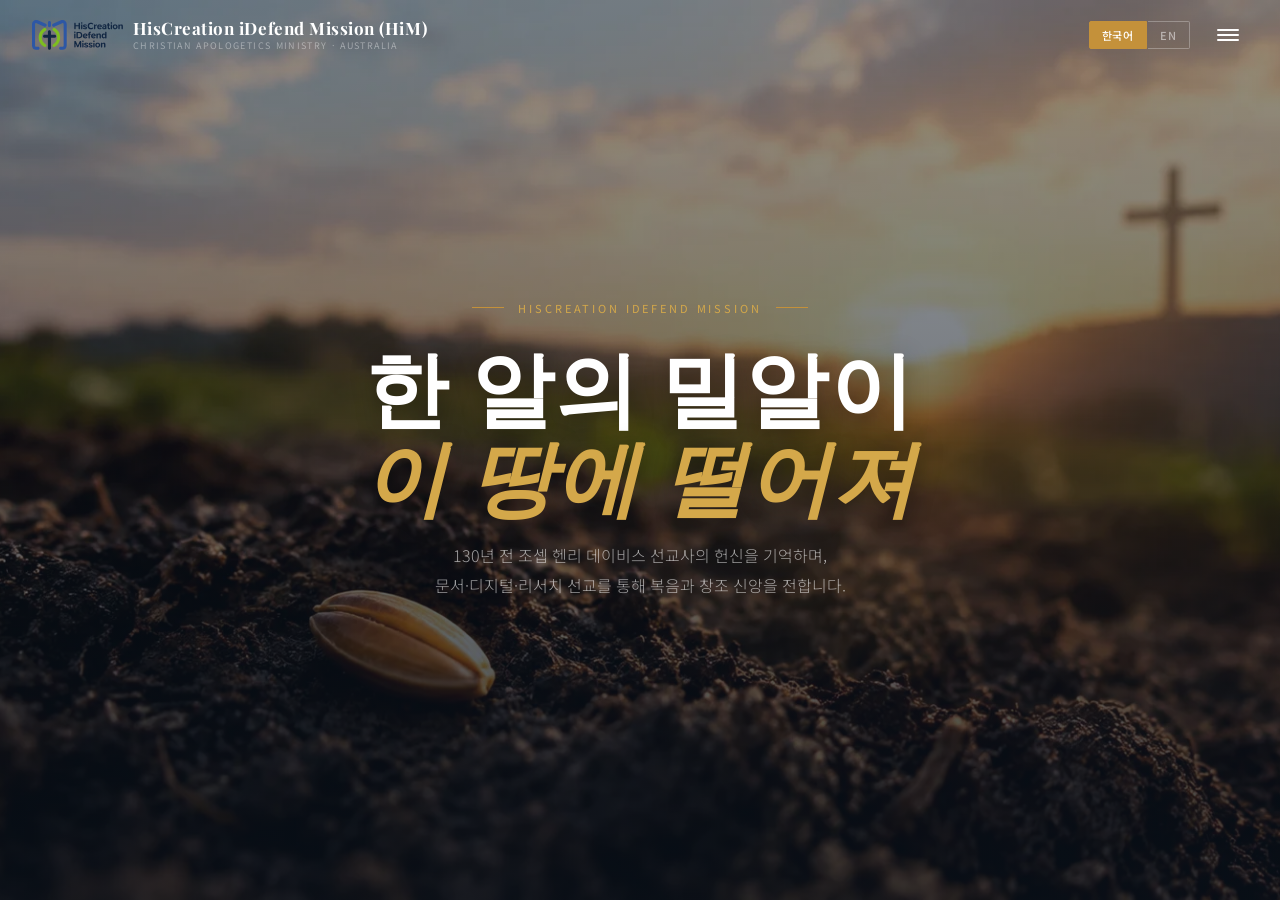
<file: index.html>
<!DOCTYPE html>
<html lang="ko">
<head>
<meta charset="UTF-8">
<meta name="viewport" content="width=device-width, initial-scale=1.0">
<title>HisCreation iDefend Mission (HiM)</title>
<link rel="preconnect" href="https://fonts.googleapis.com">
<link rel="preconnect" href="https://fonts.gstatic.com" crossorigin>
<link href="https://fonts.googleapis.com/css2?family=Playfair+Display:ital,wght@0,400;0,700;0,900;1,400;1,700&family=Noto+Sans+KR:wght@300;400;500&display=swap" rel="stylesheet">
<style>
/* ═══════════════════════════════════════════════════════
   JD MEDIA MISSION — SHARED STYLES
   ═══════════════════════════════════════════════════════ */
:root{
  --navy:#0F1C2E; --navy2:#1B2D45; --navy3:#243650;
  --gold:#C4913A; --gold2:#D4A84A;
  --cream:#FAF7F2; --warm:#F0EBE0;
  --txt:#1a1a1a; --muted:#6B6054;
  --serif:'Playfair Display','Noto Serif KR',Georgia,serif;
  --sans:'Noto Sans KR',-apple-system,sans-serif;
  --ease:cubic-bezier(.25,.1,.25,1);
}
*,*::before,*::after{box-sizing:border-box;margin:0;padding:0}
html{scroll-behavior:smooth}
body{font-family:var(--sans);background:var(--cream);color:var(--txt);overflow-x:hidden}
a{text-decoration:none;color:inherit}
img{display:block;max-width:100%}
button{cursor:pointer;font-family:var(--sans)}

/* ── LANGUAGE ── */
span.en,div.en,p.en{display:none}
body.en .ko{display:none} body.en .en{display:block}
body.en span.en{display:inline} body.en span.ko{display:none}

#ls{display:flex;gap:1px;margin-right:18px}
.lo{padding:5px 12px;font-size:11px;font-weight:500;letter-spacing:.08em;
  border:1px solid rgba(255,255,255,.28);background:transparent;
  color:rgba(255,255,255,.5);transition:.2s var(--ease)}
.lo:first-child{border-radius:2px 0 0 2px}
.lo:last-child{border-radius:0 2px 2px 0;border-left:none}
.lo.on{background:var(--gold);border-color:var(--gold);color:#fff}
#topbar.sc .lo{border-color:rgba(15,28,46,.22);color:var(--muted)}
#topbar.sc .lo.on{background:var(--gold);border-color:var(--gold);color:#fff}

/* ── TOPBAR: logo left / lang+burger right ── */
#topbar{
  position:fixed;top:0;left:0;right:0;z-index:1000;
  height:70px;display:flex;align-items:center;
  padding:0 32px;transition:.3s var(--ease);
}
#topbar.sc{
  background:rgba(250,247,242,.97);backdrop-filter:blur(10px);
  box-shadow:0 1px 0 rgba(0,0,0,.07);
}
#home-link{display:flex;align-items:center;gap:10px;margin-right:auto}
#home-link img{height:30px;width:auto;transition:.3s}
.logo-text{display:flex;flex-direction:column;line-height:1.2}
.logo-main{font-family:var(--serif);font-size:17px;font-weight:700;color:#fff;letter-spacing:.03em;transition:.3s}
.logo-sub{font-size:9px;letter-spacing:.15em;text-transform:uppercase;color:rgba(255,255,255,.4);margin-top:2px;transition:.3s}
#topbar.sc .logo-main{color:var(--navy)}
#topbar.sc .logo-sub{color:var(--muted)}

#burger{position:relative;width:40px;height:40px;display:flex;align-items:center;justify-content:center;background:none;border:none;padding:0;flex-shrink:0}
#burger span{position:absolute;left:9px;width:22px;height:2px;background:#fff;border-radius:1px;transition:transform .3s var(--ease),opacity .3s var(--ease),background .3s var(--ease)}
#burger span:nth-child(1){top:14px}
#burger span:nth-child(2){top:19px}
#burger span:nth-child(3){top:24px}
#topbar.sc #burger span{background:var(--navy)}
#burger.open span:nth-child(1){top:19px;transform:rotate(45deg)}
#burger.open span:nth-child(2){opacity:0}
#burger.open span:nth-child(3){top:19px;transform:rotate(-45deg)}
#topbar.sc #burger.open span{background:var(--navy)}

/* ── FULLSCREEN MENU ── */
#menu{
  position:fixed;inset:0;z-index:1900;
  background:rgba(8,14,22,.82);backdrop-filter:blur(12px);-webkit-backdrop-filter:blur(12px);
  opacity:0;pointer-events:none;
  transition:opacity .4s var(--ease);
  display:flex;align-items:center;justify-content:center;
  overflow-y:auto;padding:90px 20px 50px;
}
#menu.open{opacity:1;pointer-events:all}

#menu-close{
  position:fixed;top:22px;right:24px;width:40px;height:40px;
  background:rgba(255,255,255,.06);border:none;border-radius:50%;
  cursor:pointer;display:flex;align-items:center;justify-content:center;
  z-index:1950;opacity:0;pointer-events:none;
  transition:opacity .3s var(--ease),background .2s;
}
#menu-close.show{opacity:1;pointer-events:all}
#menu-close span{position:absolute;width:18px;height:2px;background:#fff;border-radius:1px}
#menu-close span:nth-child(1){transform:rotate(45deg)}
#menu-close span:nth-child(2){transform:rotate(-45deg)}
#menu-close:hover{background:rgba(255,255,255,.14)}
.menu-list{list-style:none;text-align:center}
.menu-list li{overflow:hidden}
.menu-list a{
  display:inline-flex;align-items:baseline;gap:16px;
  font-family:var(--serif);font-size:clamp(26px,5vw,46px);font-weight:400;
  color:rgba(255,255,255,.55);letter-spacing:.03em;
  padding:10px 0;transition:color .25s;
  transform:translateY(100%);
}
#menu.open .menu-list a{transform:translateY(0);transition:transform .5s var(--ease),color .25s}
.menu-list a:hover{color:var(--gold2)}
.menu-num{font-size:13px;color:rgba(196,145,58,.5);letter-spacing:.1em;font-family:var(--sans)}
.menu-list a:hover .menu-num{color:var(--gold)}
.menu-list li:nth-child(1) a{transition-delay:.04s}
.menu-list li:nth-child(2) a{transition-delay:.08s}
.menu-list li:nth-child(3) a{transition-delay:.12s}
.menu-list li:nth-child(4) a{transition-delay:.16s}
.menu-list li:nth-child(5) a{transition-delay:.2s}
.menu-list li:nth-child(6) a{transition-delay:.24s}
.menu-list a.current{color:var(--gold)}
.menu-row{display:flex;align-items:center;justify-content:center;gap:12px}
.menu-caret{background:none;border:none;cursor:pointer;padding:10px;margin:-10px 0;color:rgba(255,255,255,.3);opacity:0;transform:translateY(100%);transition:transform .5s var(--ease),color .25s,opacity .25s;font-size:clamp(26px,5vw,46px)}
#menu.open .menu-caret{opacity:1;transform:translateY(0)}
.menu-caret svg{display:block;width:1em;height:1em;transition:transform .35s var(--ease)}
li.has-sub.open .menu-caret{color:var(--gold)}
li.has-sub.open .menu-caret svg{transform:rotate(180deg)}
.submenu{list-style:none;max-height:0;overflow:hidden;opacity:0;transition:max-height .4s var(--ease),opacity .3s var(--ease)}
li.has-sub.open .submenu{max-height:280px;opacity:1}
.submenu li{overflow:visible}
.submenu a{display:block;font-family:var(--sans);font-size:13px;font-weight:400;color:rgba(255,255,255,.4);letter-spacing:.03em;padding:7px 0;transform:none}
.submenu a:hover{color:var(--gold2)}
section[id]{scroll-margin-top:90px}

/* ── PAGE HERO (compact, for sub-pages) ── */
.page-hero{
  position:relative;min-height:46vh;display:flex;align-items:center;
  background:var(--navy);overflow:hidden;padding-top:70px;
}
.page-hero-bg{position:absolute;inset:0;background-size:cover;background-position:center;opacity:.32}
.page-hero-overlay{position:absolute;inset:0;background:linear-gradient(135deg,rgba(15,28,46,.92),rgba(15,28,46,.75))}
.page-hero-content{position:relative;z-index:1;max-width:1180px;margin:0 auto;padding:64px 40px;width:100%}
.ph-eyebrow{font-size:11px;letter-spacing:.24em;text-transform:uppercase;color:var(--gold2);margin-bottom:18px;display:flex;align-items:center;gap:14px}
.ph-eyebrow::before{content:'';width:30px;height:1px;background:var(--gold);display:block}
.ph-title{font-family:var(--serif);font-size:clamp(34px,5vw,64px);font-weight:900;color:#fff;line-height:1.1;letter-spacing:.02em;text-transform:uppercase}
.ph-title em{font-style:italic;font-weight:400;text-transform:none;color:var(--gold2)}
.ph-sub{font-size:14px;color:rgba(255,255,255,.5);max-width:560px;margin-top:18px;line-height:1.9;font-weight:300}
.breadcrumb{font-size:11px;color:rgba(255,255,255,.3);margin-bottom:24px;letter-spacing:.04em}
.breadcrumb a{color:rgba(255,255,255,.5);transition:.2s}
.breadcrumb a:hover{color:var(--gold2)}

/* ── SHARED SECTION HELPERS ── */
section{padding:100px 0}
.w{max-width:1180px;margin:0 auto;padding:0 40px}
.ey{font-size:10px;letter-spacing:.24em;text-transform:uppercase;color:var(--gold);margin-bottom:16px;display:flex;align-items:center;gap:14px}
.ey::before{content:'';width:28px;height:1px;background:var(--gold);display:block;flex-shrink:0}
.st{font-family:var(--serif);font-size:clamp(28px,3.8vw,50px);font-weight:700;line-height:1.15;color:var(--navy);margin-bottom:16px;text-transform:uppercase;letter-spacing:.02em}
.st em{font-style:italic;font-weight:400;text-transform:none}
.stw{color:#fff}
.sl{font-size:15px;line-height:2;color:var(--muted);max-width:560px;font-weight:300;margin-bottom:52px}
.slw{color:rgba(255,255,255,.5)}

/* ── FOOTER ── */
footer{background:#0D1A27;padding:48px 40px}
.fi{max-width:1180px;margin:0 auto;display:flex;align-items:center;justify-content:space-between;flex-wrap:wrap;gap:16px}
.flo{display:flex;align-items:center;gap:10px}
.flo img{height:24px;opacity:.5}
.flo span{font-family:var(--serif);font-size:15px;font-weight:700;color:rgba(255,255,255,.3);letter-spacing:.04em}
.fli{display:flex;gap:22px;list-style:none;flex-wrap:wrap}
.fli a{font-size:11px;color:rgba(255,255,255,.2);letter-spacing:.06em;text-transform:uppercase;transition:.2s}
.fli a:hover{color:var(--gold)}
.fcp{font-size:11px;color:rgba(255,255,255,.14);width:100%;margin-top:10px;letter-spacing:.04em}

/* ── REVEAL ANIMATION ── */
.rv{opacity:0;transform:translateY(26px);transition:opacity .7s var(--ease),transform .7s var(--ease)}
.rv.in{opacity:1;transform:none}
.d1{transition-delay:.1s}.d2{transition-delay:.2s}.d3{transition-delay:.3s}

/* ── BUTTONS ── */
.bpri{display:inline-flex;align-items:center;gap:10px;padding:14px 32px;background:var(--gold);color:#fff;
  font-size:12px;font-weight:500;letter-spacing:.1em;text-transform:uppercase;border:none;border-radius:2px;transition:.25s}
.bpri:hover{background:var(--gold2);transform:translateY(-1px)}
.bout{display:inline-flex;align-items:center;gap:10px;padding:13px 32px;background:transparent;color:#fff;
  font-size:12px;font-weight:400;letter-spacing:.1em;text-transform:uppercase;border:1px solid rgba(255,255,255,.3);border-radius:2px;transition:.25s}
.bout:hover{border-color:var(--gold2);color:var(--gold2)}
.bout-dark{display:inline-flex;align-items:center;gap:10px;padding:13px 32px;background:transparent;color:var(--navy);
  font-size:12px;font-weight:400;letter-spacing:.1em;text-transform:uppercase;border:1px solid rgba(15,28,46,.25);border-radius:2px;transition:.25s}
.bout-dark:hover{border-color:var(--gold);color:var(--gold)}

/* ── RESPONSIVE ── */
@media(max-width:860px){
  #topbar{padding:0 20px}
  .w{padding:0 22px}
  section{padding:72px 0}
  .page-hero-content{padding:48px 22px}
  footer{padding:36px 22px}
}
@media(prefers-reduced-motion:reduce){
  .rv{opacity:1;transform:none;transition:none}
  *{transition-duration:.01ms !important}
}

</style>
<style>
html,body{height:100%;overflow:hidden}
body{background:var(--navy)}

#hero{position:fixed;inset:0;background-image:url('img/hero.webp');background-size:cover;background-position:center}
#hero-overlay{position:absolute;inset:0;background:linear-gradient(to bottom,rgba(10,18,28,.42) 0%,rgba(10,18,28,.55) 45%,rgba(10,18,28,.78) 100%)}
#hero-content{position:relative;z-index:1;height:100%;display:flex;flex-direction:column;align-items:center;justify-content:center;text-align:center;padding:0 24px}
.hero-eyebrow{font-size:11px;letter-spacing:.26em;text-transform:uppercase;color:var(--gold2);margin-bottom:24px;display:flex;align-items:center;gap:14px}
.hero-eyebrow::before,.hero-eyebrow::after{content:'';width:32px;height:1px;background:var(--gold)}
.hero-title{font-family:var(--serif);font-size:clamp(40px,6.5vw,84px);font-weight:900;color:#fff;line-height:1.08;letter-spacing:.02em;text-transform:uppercase;margin-bottom:22px;text-shadow:0 2px 24px rgba(0,0,0,.3)}
.hero-title em{font-style:italic;font-weight:700;color:var(--gold2)}
.hero-sub{font-size:clamp(13px,1.3vw,16px);color:rgba(255,255,255,.6);max-width:540px;line-height:1.85;font-weight:300}
.hero-enter{margin-top:36px;font-size:11px;letter-spacing:.16em;text-transform:uppercase;color:rgba(255,255,255,.4);display:flex;align-items:center;gap:10px}
.hero-enter::after{content:'';animation:bob 1.8s ease infinite}
@keyframes bob{0%,100%{transform:translateY(0)}50%{transform:translateY(4px)}}

@media(max-width:860px){
  html,body{overflow:auto}
  #hero{position:relative;height:100svh;min-height:600px}
}
</style>
</head>
<body>

<div id="hero">
  <div id="hero-overlay"></div>
  <div id="hero-content">
    <p class="hero-eyebrow">HISCREATION IDEFEND MISSION</p>
    <h1 class="hero-title">
      <span class="ko">한 알의 밀알이<br><em>이 땅에 떨어져</em></span>
      <span class="en">A Grain of Wheat<br><em>Falls to Earth</em></span>
    </h1>
    <p class="hero-sub">
      <span class="ko">130년 전 조셉 헨리 데이비스 선교사의 헌신을 기억하며,<br>문서·디지털·리서치 선교를 통해 복음과 창조 신앙을 전합니다.</span>
      <span class="en">Honouring the sacrifice of Rev. Joseph Henry Davies (1856–1890),<br>we carry his mission forward through media and creation-science ministry.</span>
    </p>
      </div>
</div>

<div id="topbar">
  <a id="home-link" href="index.html" aria-label="홈으로">
    <img src="img/logo_him_allcolor.svg" alt="HiM logo">
    <span class="logo-text">
      <span class="logo-main">HisCreation iDefend Mission (HiM)</span>
      <span class="logo-sub">Christian Apologetics Ministry · Australia</span>
    </span>
  </a>
  <div id="ls">
    <button class="lo on" id="lko" onclick="sl('ko')">한국어</button>
    <button class="lo" id="len" onclick="sl('en')">EN</button>
  </div>
  <button id="burger" onclick="toggleMenu()" aria-label="메뉴 열기">
    <span></span><span></span><span></span>
  </button>
</div>

<button id="menu-close" onclick="toggleMenu()" aria-label="메뉴 닫기">
  <span></span><span></span>
</button>
<div id="menu">
  <ul class="menu-list">
    <li class="has-sub">
      <div class="menu-row">
        <a href="about.html" onclick="toggleSubmenu(event,this)"><span class="menu-num">01</span><span class="ko">선교회 소개</span><span class="en">About</span></a>
        <button type="button" class="menu-caret" onclick="toggleSubmenu(event,this)" aria-label="하위 메뉴 열기" aria-expanded="false"><svg viewBox="0 0 16 16" fill="none"><path d="M3 6l5 5 5-5" stroke="currentColor" stroke-width="1.6" stroke-linecap="round" stroke-linejoin="round"/></svg></button>
      </div>
      <ul class="submenu">
        <li><a href="about.html#about-grid"><span class="ko">우리는 누구인가</span><span class="en">Who We Are</span></a></li>
        <li><a href="about.html#activities"><span class="ko">우리가 하는 일</span><span class="en">What We Do</span></a></li>
        <li><a href="about.html#spirit"><span class="ko">우리가 믿는 것</span><span class="en">What We Believe</span></a></li>
        <li><a href="about.html#timeline"><span class="ko">연혁</span><span class="en">History</span></a></li>
      </ul>
    </li>
    <li class="has-sub">
      <div class="menu-row">
        <a href="ministry.html" onclick="toggleSubmenu(event,this)"><span class="menu-num">02</span><span class="ko">사역</span><span class="en">Ministry</span></a>
        <button type="button" class="menu-caret" onclick="toggleSubmenu(event,this)" aria-label="하위 메뉴 열기" aria-expanded="false"><svg viewBox="0 0 16 16" fill="none"><path d="M3 6l5 5 5-5" stroke="currentColor" stroke-width="1.6" stroke-linecap="round" stroke-linejoin="round"/></svg></button>
      </div>
      <ul class="submenu">
        <li><a href="ministry.html#creation"><span class="ko">창조탐사사역</span><span class="en">Creation Expedition Ministry</span></a></li>
        <li><a href="ministry.html#pillars"><span class="ko">창조캠프사역</span><span class="en">Creation Camp Ministry</span></a></li>
        <li><a href="ministry.html#pillars"><span class="ko">세미나 및 교육사역</span><span class="en">Seminar &amp; Education Ministry</span></a></li>
        <li><a href="ministry.html#pillars"><span class="ko">문서 및 미디어 사역</span><span class="en">Media &amp; Publication Ministry</span></a></li>
      </ul>
    </li>
    <li class="has-sub">
      <div class="menu-row">
        <a href="people.html" onclick="toggleSubmenu(event,this)"><span class="menu-num">03</span><span class="ko">사람들</span><span class="en">People</span></a>
        <button type="button" class="menu-caret" onclick="toggleSubmenu(event,this)" aria-label="하위 메뉴 열기" aria-expanded="false"><svg viewBox="0 0 16 16" fill="none"><path d="M3 6l5 5 5-5" stroke="currentColor" stroke-width="1.6" stroke-linecap="round" stroke-linejoin="round"/></svg></button>
      </div>
      <ul class="submenu">
        <li><a href="people.html#director"><span class="ko">인사말</span><span class="en">Director's Message</span></a></li>
        <li><a href="people.html#team"><span class="ko">섬기는 사람들</span><span class="en">Our Team</span></a></li>
        <li><a href="people.html#join"><span class="ko">함께하기</span><span class="en">Get Involved</span></a></li>
      </ul>
    </li>
    <li class="has-sub">
      <div class="menu-row">
        <a href="media.html" onclick="toggleSubmenu(event,this)"><span class="menu-num">04</span><span class="ko">문서/ 미디어 사역</span><span class="en">Media</span></a>
        <button type="button" class="menu-caret" onclick="toggleSubmenu(event,this)" aria-label="하위 메뉴 열기" aria-expanded="false"><svg viewBox="0 0 16 16" fill="none"><path d="M3 6l5 5 5-5" stroke="currentColor" stroke-width="1.6" stroke-linecap="round" stroke-linejoin="round"/></svg></button>
      </div>
      <ul class="submenu">
        <li><a href="media.html#channels"><span class="ko">문서</span><span class="en">Documents</span></a></li>
        <li><a href="media.html#library"><span class="ko">자료실 레퍼런스</span><span class="en">Resource Library</span></a></li>
      </ul>
    </li>
    <li><a href="board.html"><span class="menu-num">05</span><span class="ko">공지사항 및 행사 안내</span><span class="en">News</span></a></li>
    <li class="has-sub">
      <div class="menu-row">
        <a href="support.html" onclick="toggleSubmenu(event,this)"><span class="menu-num">06</span><span class="ko">사역문의 및 예약</span><span class="en">Ministry &amp; Support</span></a>
        <button type="button" class="menu-caret" onclick="toggleSubmenu(event,this)" aria-label="하위 메뉴 열기" aria-expanded="false"><svg viewBox="0 0 16 16" fill="none"><path d="M3 6l5 5 5-5" stroke="currentColor" stroke-width="1.6" stroke-linecap="round" stroke-linejoin="round"/></svg></button>
      </div>
      <ul class="submenu">
        <li><a href="support.html#booking"><span class="ko">코스 안내</span><span class="en">Creation Expedition Course</span></a></li>
        <li><a href="support.html#booking"><span class="ko">프로그램 안내</span><span class="en">Creation Camp Program</span></a></li>
        <li><a href="support.html#booking"><span class="ko">세미나 안내</span><span class="en">Creation Seminar</span></a></li>
      </ul>
    </li>
  </ul>
</div>

<script>
/* ═══════════════════════════════════════════════════════
   JD MEDIA MISSION — SHARED SCRIPT
   ═══════════════════════════════════════════════════════ */

/* Language toggle */
function sl(l){
  document.body.className = (document.body.className || '').replace(/\s*(ko|en)\s*/g, ' ').trim();
  document.body.classList.add(l);
  var ko = document.getElementById('lko');
  var en = document.getElementById('len');
  if (ko) ko.classList.toggle('on', l === 'ko');
  if (en) en.classList.toggle('on', l === 'en');
  document.documentElement.lang = l;
  localStorage.setItem('jdl', l);
}
(function(){
  var s = localStorage.getItem('jdl');
  if (s) sl(s);
})();

/* Topbar scroll state (only relevant on pages that scroll) */
window.addEventListener('scroll', function(){
  var nav = document.getElementById('topbar');
  if (nav) nav.classList.toggle('sc', window.scrollY > 50);
}, { passive: true });

/* Fullscreen menu toggle */
function toggleMenu(){
  var m = document.getElementById('menu');
  var b = document.getElementById('burger');
  var c = document.getElementById('menu-close');
  if (m) m.classList.toggle('open');
  if (b) b.classList.toggle('open');
  if (c) c.classList.toggle('show');
}

/* Expand/collapse a submenu inside the fullscreen menu */
function toggleSubmenu(e, btn){
  e.preventDefault();
  e.stopPropagation();
  var li = btn.closest('li');
  if (!li) return;
  var open = li.classList.toggle('open');
  btn.setAttribute('aria-expanded', open ? 'true' : 'false');
}

/* Close menu on link click (mobile convenience) */
document.addEventListener('DOMContentLoaded', function(){
  var menu = document.getElementById('menu');
  if (menu) {
    menu.querySelectorAll('a').forEach(function(a){
      a.addEventListener('click', function(){
        // allow navigation; no need to prevent
      });
    });
  }
});

/* Scroll reveal */
var io = new IntersectionObserver(function(entries){
  entries.forEach(function(e){ if (e.isIntersecting) e.target.classList.add('in'); });
}, { threshold: 0.1 });
document.addEventListener('DOMContentLoaded', function(){
  document.querySelectorAll('.rv').forEach(function(el){ io.observe(el); });
});

/* Generic tab switcher: usage <button class="tab" onclick="switchTab(this,'panelId','.tabGroupSelector')"> */
function switchTab(btn, id, groupSel){
  var scope = groupSel ? document.querySelector(groupSel) : document;
  scope.querySelectorAll('.tab').forEach(function(b){ b.classList.remove('on'); });
  scope.querySelectorAll('.tpanel').forEach(function(p){ p.classList.remove('on'); });
  btn.classList.add('on');
  document.getElementById(id).classList.add('on');
}

</script>
</body>
</html>
</file>
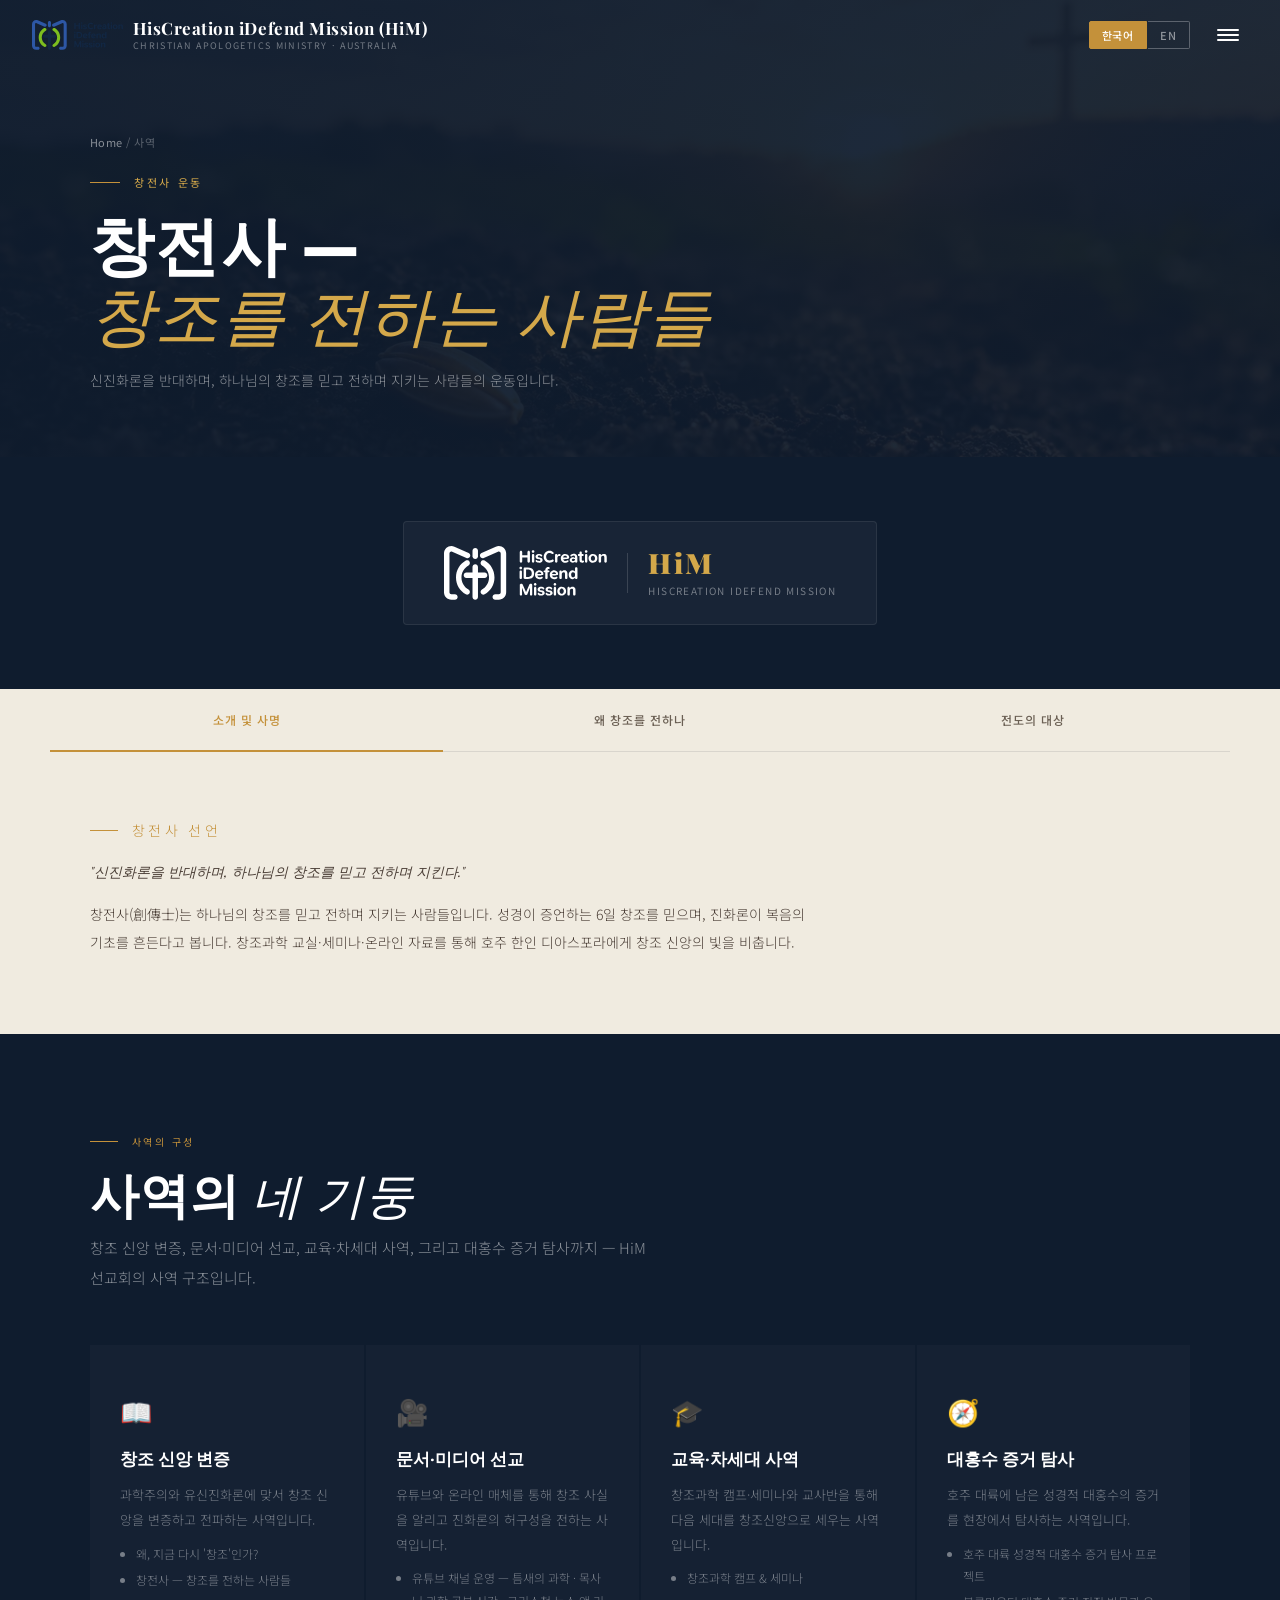
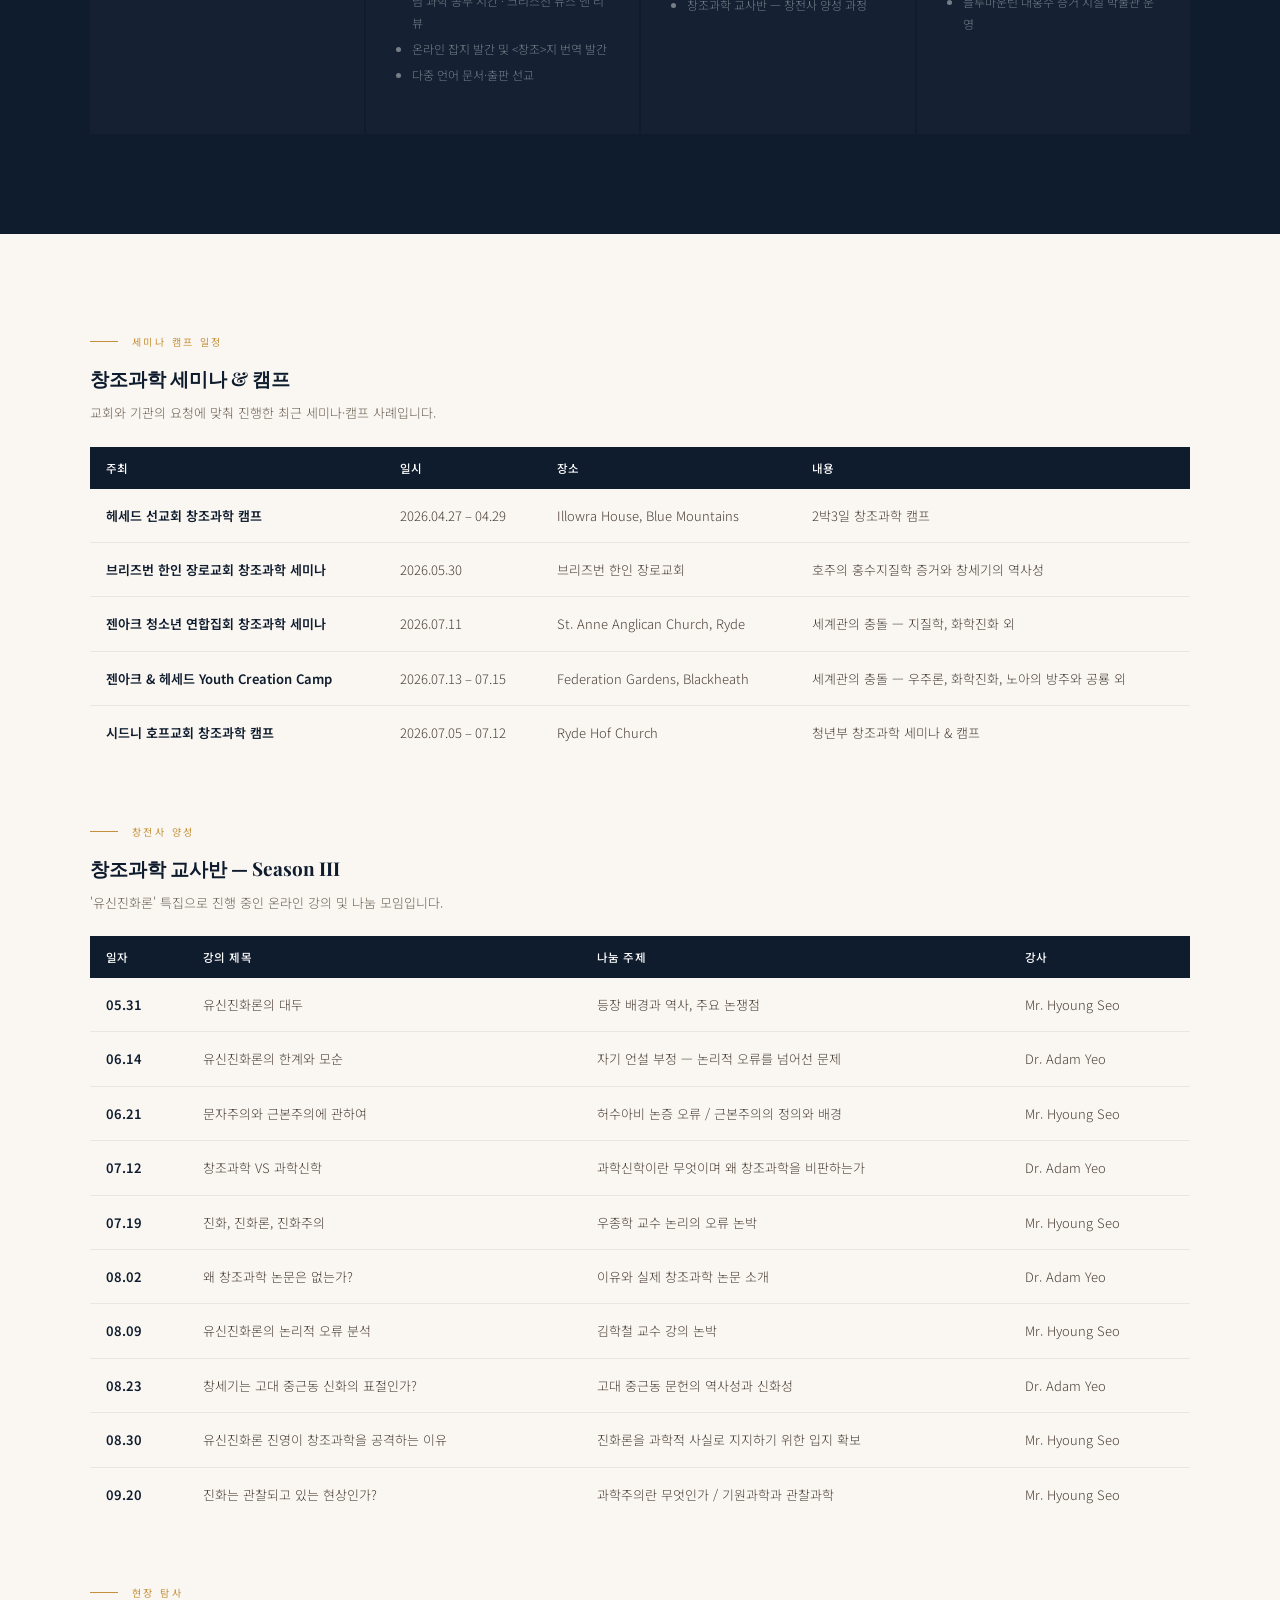
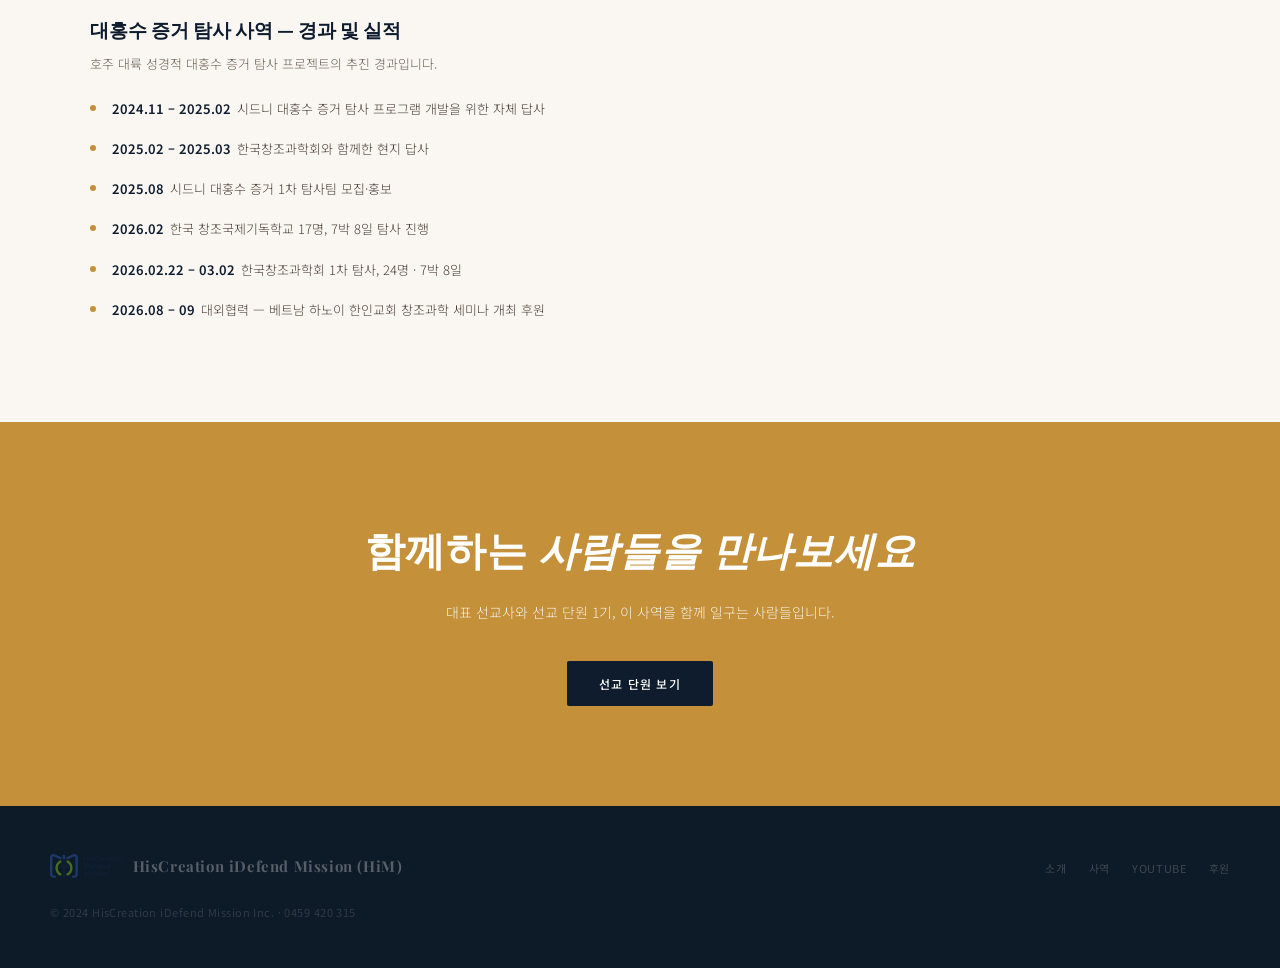
<file: ministry.html>
<!DOCTYPE html>
<html lang="ko">
<head>
<meta charset="UTF-8">
<meta name="viewport" content="width=device-width, initial-scale=1.0">
<title>사역 · Ministry — HisCreation iDefend Mission (HiM)</title>
<link rel="preconnect" href="https://fonts.googleapis.com">
<link rel="preconnect" href="https://fonts.gstatic.com" crossorigin>
<link href="https://fonts.googleapis.com/css2?family=Playfair+Display:ital,wght@0,400;0,700;0,900;1,400;1,700&family=Noto+Sans+KR:wght@300;400;500&display=swap" rel="stylesheet">
<style>
/* ═══════════════════════════════════════════════════════
   JD MEDIA MISSION — SHARED STYLES
   ═══════════════════════════════════════════════════════ */
:root{
  --navy:#0F1C2E; --navy2:#1B2D45; --navy3:#243650;
  --gold:#C4913A; --gold2:#D4A84A;
  --cream:#FAF7F2; --warm:#F0EBE0;
  --txt:#1a1a1a; --muted:#6B6054;
  --serif:'Playfair Display','Noto Serif KR',Georgia,serif;
  --sans:'Noto Sans KR',-apple-system,sans-serif;
  --ease:cubic-bezier(.25,.1,.25,1);
}
*,*::before,*::after{box-sizing:border-box;margin:0;padding:0}
html{scroll-behavior:smooth}
body{font-family:var(--sans);background:var(--cream);color:var(--txt);overflow-x:hidden}
a{text-decoration:none;color:inherit}
img{display:block;max-width:100%}
button{cursor:pointer;font-family:var(--sans)}

/* ── LANGUAGE ── */
span.en,div.en,p.en{display:none}
body.en .ko{display:none} body.en .en{display:block}
body.en span.en{display:inline} body.en span.ko{display:none}

#ls{display:flex;gap:1px;margin-right:18px}
.lo{padding:5px 12px;font-size:11px;font-weight:500;letter-spacing:.08em;
  border:1px solid rgba(255,255,255,.28);background:transparent;
  color:rgba(255,255,255,.5);transition:.2s var(--ease)}
.lo:first-child{border-radius:2px 0 0 2px}
.lo:last-child{border-radius:0 2px 2px 0;border-left:none}
.lo.on{background:var(--gold);border-color:var(--gold);color:#fff}
#topbar.sc .lo{border-color:rgba(15,28,46,.22);color:var(--muted)}
#topbar.sc .lo.on{background:var(--gold);border-color:var(--gold);color:#fff}

/* ── TOPBAR: logo left / lang+burger right ── */
#topbar{
  position:fixed;top:0;left:0;right:0;z-index:1000;
  height:70px;display:flex;align-items:center;
  padding:0 32px;transition:.3s var(--ease);
}
#topbar.sc{
  background:rgba(250,247,242,.97);backdrop-filter:blur(10px);
  box-shadow:0 1px 0 rgba(0,0,0,.07);
}
#home-link{display:flex;align-items:center;gap:10px;margin-right:auto}
#home-link img{height:30px;width:auto;transition:.3s}
.logo-text{display:flex;flex-direction:column;line-height:1.2}
.logo-main{font-family:var(--serif);font-size:17px;font-weight:700;color:#fff;letter-spacing:.03em;transition:.3s}
.logo-sub{font-size:9px;letter-spacing:.15em;text-transform:uppercase;color:rgba(255,255,255,.4);margin-top:2px;transition:.3s}
#topbar.sc .logo-main{color:var(--navy)}
#topbar.sc .logo-sub{color:var(--muted)}

#burger{position:relative;width:40px;height:40px;display:flex;align-items:center;justify-content:center;background:none;border:none;padding:0;flex-shrink:0}
#burger span{position:absolute;left:9px;width:22px;height:2px;background:#fff;border-radius:1px;transition:transform .3s var(--ease),opacity .3s var(--ease),background .3s var(--ease)}
#burger span:nth-child(1){top:14px}
#burger span:nth-child(2){top:19px}
#burger span:nth-child(3){top:24px}
#topbar.sc #burger span{background:var(--navy)}
#burger.open span:nth-child(1){top:19px;transform:rotate(45deg)}
#burger.open span:nth-child(2){opacity:0}
#burger.open span:nth-child(3){top:19px;transform:rotate(-45deg)}
#topbar.sc #burger.open span{background:var(--navy)}

/* ── FULLSCREEN MENU ── */
#menu{
  position:fixed;inset:0;z-index:1900;
  background:rgba(8,14,22,.82);backdrop-filter:blur(12px);-webkit-backdrop-filter:blur(12px);
  opacity:0;pointer-events:none;
  transition:opacity .4s var(--ease);
  display:flex;align-items:center;justify-content:center;
  overflow-y:auto;padding:90px 20px 50px;
}
#menu.open{opacity:1;pointer-events:all}

#menu-close{
  position:fixed;top:22px;right:24px;width:40px;height:40px;
  background:rgba(255,255,255,.06);border:none;border-radius:50%;
  cursor:pointer;display:flex;align-items:center;justify-content:center;
  z-index:1950;opacity:0;pointer-events:none;
  transition:opacity .3s var(--ease),background .2s;
}
#menu-close.show{opacity:1;pointer-events:all}
#menu-close span{position:absolute;width:18px;height:2px;background:#fff;border-radius:1px}
#menu-close span:nth-child(1){transform:rotate(45deg)}
#menu-close span:nth-child(2){transform:rotate(-45deg)}
#menu-close:hover{background:rgba(255,255,255,.14)}
.menu-list{list-style:none;text-align:center}
.menu-list li{overflow:hidden}
.menu-list a{
  display:inline-flex;align-items:baseline;gap:16px;
  font-family:var(--serif);font-size:clamp(26px,5vw,46px);font-weight:400;
  color:rgba(255,255,255,.55);letter-spacing:.03em;
  padding:10px 0;transition:color .25s;
  transform:translateY(100%);
}
#menu.open .menu-list a{transform:translateY(0);transition:transform .5s var(--ease),color .25s}
.menu-list a:hover{color:var(--gold2)}
.menu-num{font-size:13px;color:rgba(196,145,58,.5);letter-spacing:.1em;font-family:var(--sans)}
.menu-list a:hover .menu-num{color:var(--gold)}
.menu-list li:nth-child(1) a{transition-delay:.04s}
.menu-list li:nth-child(2) a{transition-delay:.08s}
.menu-list li:nth-child(3) a{transition-delay:.12s}
.menu-list li:nth-child(4) a{transition-delay:.16s}
.menu-list li:nth-child(5) a{transition-delay:.2s}
.menu-list li:nth-child(6) a{transition-delay:.24s}
.menu-list a.current{color:var(--gold)}
.menu-row{display:flex;align-items:center;justify-content:center;gap:12px}
.menu-caret{background:none;border:none;cursor:pointer;padding:10px;margin:-10px 0;color:rgba(255,255,255,.3);opacity:0;transform:translateY(100%);transition:transform .5s var(--ease),color .25s,opacity .25s;font-size:clamp(26px,5vw,46px)}
#menu.open .menu-caret{opacity:1;transform:translateY(0)}
.menu-caret svg{display:block;width:1em;height:1em;transition:transform .35s var(--ease)}
li.has-sub.open .menu-caret{color:var(--gold)}
li.has-sub.open .menu-caret svg{transform:rotate(180deg)}
.submenu{list-style:none;max-height:0;overflow:hidden;opacity:0;transition:max-height .4s var(--ease),opacity .3s var(--ease)}
li.has-sub.open .submenu{max-height:280px;opacity:1}
.submenu li{overflow:visible}
.submenu a{display:block;font-family:var(--sans);font-size:13px;font-weight:400;color:rgba(255,255,255,.4);letter-spacing:.03em;padding:7px 0;transform:none}
.submenu a:hover{color:var(--gold2)}
section[id]{scroll-margin-top:90px}

/* ── PAGE HERO (compact, for sub-pages) ── */
.page-hero{
  position:relative;min-height:46vh;display:flex;align-items:center;
  background:var(--navy);overflow:hidden;padding-top:70px;
}
.page-hero-bg{position:absolute;inset:0;background-size:cover;background-position:center;opacity:.32}
.page-hero-overlay{position:absolute;inset:0;background:linear-gradient(135deg,rgba(15,28,46,.92),rgba(15,28,46,.75))}
.page-hero-content{position:relative;z-index:1;max-width:1180px;margin:0 auto;padding:64px 40px;width:100%}
.ph-eyebrow{font-size:11px;letter-spacing:.24em;text-transform:uppercase;color:var(--gold2);margin-bottom:18px;display:flex;align-items:center;gap:14px}
.ph-eyebrow::before{content:'';width:30px;height:1px;background:var(--gold);display:block}
.ph-title{font-family:var(--serif);font-size:clamp(34px,5vw,64px);font-weight:900;color:#fff;line-height:1.1;letter-spacing:.02em;text-transform:uppercase}
.ph-title em{font-style:italic;font-weight:400;text-transform:none;color:var(--gold2)}
.ph-sub{font-size:14px;color:rgba(255,255,255,.5);max-width:560px;margin-top:18px;line-height:1.9;font-weight:300}
.breadcrumb{font-size:11px;color:rgba(255,255,255,.3);margin-bottom:24px;letter-spacing:.04em}
.breadcrumb a{color:rgba(255,255,255,.5);transition:.2s}
.breadcrumb a:hover{color:var(--gold2)}

/* ── SHARED SECTION HELPERS ── */
section{padding:100px 0}
.w{max-width:1180px;margin:0 auto;padding:0 40px}
.ey{font-size:10px;letter-spacing:.24em;text-transform:uppercase;color:var(--gold);margin-bottom:16px;display:flex;align-items:center;gap:14px}
.ey::before{content:'';width:28px;height:1px;background:var(--gold);display:block;flex-shrink:0}
.st{font-family:var(--serif);font-size:clamp(28px,3.8vw,50px);font-weight:700;line-height:1.15;color:var(--navy);margin-bottom:16px;text-transform:uppercase;letter-spacing:.02em}
.st em{font-style:italic;font-weight:400;text-transform:none}
.stw{color:#fff}
.sl{font-size:15px;line-height:2;color:var(--muted);max-width:560px;font-weight:300;margin-bottom:52px}
.slw{color:rgba(255,255,255,.5)}

/* ── FOOTER ── */
footer{background:#0D1A27;padding:48px 40px}
.fi{max-width:1180px;margin:0 auto;display:flex;align-items:center;justify-content:space-between;flex-wrap:wrap;gap:16px}
.flo{display:flex;align-items:center;gap:10px}
.flo img{height:24px;opacity:.5}
.flo span{font-family:var(--serif);font-size:15px;font-weight:700;color:rgba(255,255,255,.3);letter-spacing:.04em}
.fli{display:flex;gap:22px;list-style:none;flex-wrap:wrap}
.fli a{font-size:11px;color:rgba(255,255,255,.2);letter-spacing:.06em;text-transform:uppercase;transition:.2s}
.fli a:hover{color:var(--gold)}
.fcp{font-size:11px;color:rgba(255,255,255,.14);width:100%;margin-top:10px;letter-spacing:.04em}

/* ── REVEAL ANIMATION ── */
.rv{opacity:0;transform:translateY(26px);transition:opacity .7s var(--ease),transform .7s var(--ease)}
.rv.in{opacity:1;transform:none}
.d1{transition-delay:.1s}.d2{transition-delay:.2s}.d3{transition-delay:.3s}

/* ── BUTTONS ── */
.bpri{display:inline-flex;align-items:center;gap:10px;padding:14px 32px;background:var(--gold);color:#fff;
  font-size:12px;font-weight:500;letter-spacing:.1em;text-transform:uppercase;border:none;border-radius:2px;transition:.25s}
.bpri:hover{background:var(--gold2);transform:translateY(-1px)}
.bout{display:inline-flex;align-items:center;gap:10px;padding:13px 32px;background:transparent;color:#fff;
  font-size:12px;font-weight:400;letter-spacing:.1em;text-transform:uppercase;border:1px solid rgba(255,255,255,.3);border-radius:2px;transition:.25s}
.bout:hover{border-color:var(--gold2);color:var(--gold2)}
.bout-dark{display:inline-flex;align-items:center;gap:10px;padding:13px 32px;background:transparent;color:var(--navy);
  font-size:12px;font-weight:400;letter-spacing:.1em;text-transform:uppercase;border:1px solid rgba(15,28,46,.25);border-radius:2px;transition:.25s}
.bout-dark:hover{border-color:var(--gold);color:var(--gold)}

/* ── RESPONSIVE ── */
@media(max-width:860px){
  #topbar{padding:0 20px}
  .w{padding:0 22px}
  section{padding:72px 0}
  .page-hero-content{padding:48px 22px}
  footer{padding:36px 22px}
}
@media(prefers-reduced-motion:reduce){
  .rv{opacity:1;transform:none;transition:none}
  *{transition-duration:.01ms !important}
}

</style>
<style>
/* HiM badge banner */
#him-banner{background:#0F1C2E;color:#fff;padding:64px 0;text-align:center}
.hb-badge{display:inline-flex;align-items:center;gap:20px;padding:24px 40px;background:rgba(255,255,255,.04);border:1px solid rgba(255,255,255,.08);border-radius:4px}
.hb-badge img{height:54px}
.hb-divider{width:1px;height:40px;background:rgba(255,255,255,.15)}
.hb-text{text-align:left}
.hb-letters{font-family:var(--serif);font-size:28px;font-weight:900;color:var(--gold2);letter-spacing:.08em;line-height:1}
.hb-full{font-size:10px;letter-spacing:.14em;color:rgba(255,255,255,.4);text-transform:uppercase;margin-top:6px}

/* Creation tabs section */
#creation{background:var(--warm);padding:0}
.ctabs{display:flex;border-bottom:1px solid rgba(15,28,46,.1);max-width:1180px;margin:0 auto}
.ctab{flex:1;padding:22px 16px;font-size:12px;font-weight:500;letter-spacing:.08em;text-transform:uppercase;color:var(--muted);background:none;border:none;border-bottom:2px solid transparent;margin-bottom:-1px;transition:.25s;text-align:center}
.ctab.on{color:var(--gold);border-bottom-color:var(--gold)}
.cpw{padding:64px 40px;max-width:1180px;margin:0 auto}
.cpanel{display:none}
.cpanel.on{display:block;max-width:720px}
.cpanel p{font-size:14px;line-height:2;color:#4a3e36;font-weight:300;margin-bottom:14px}
.cquote{font-family:var(--serif);font-style:italic;font-size:clamp(19px,2.1vw,25px);line-height:1.55;color:var(--navy);margin-bottom:22px}
.ig{display:grid;grid-template-columns:repeat(3,1fr);gap:3px}
.ic{aspect-ratio:4/3;overflow:hidden;background:rgba(0,0,0,.04)}
.ic img{width:100%;height:100%;object-fit:cover;transition:transform .4s}
.ic:hover img{transform:scale(1.07)}

/* Pillars */
#pillars{background:#0F1C2E;color:#fff}
.pl{display:grid;grid-template-columns:repeat(4,1fr);gap:2px;margin-top:16px}
.pillar{padding:44px 30px;background:rgba(255,255,255,.025);border-top:3px solid transparent;transition:.3s}
.pillar:hover{border-top-color:var(--gold);background:rgba(255,255,255,.05)}
.pico{font-size:26px;margin-bottom:18px;display:block}
.pillar h4{font-family:var(--serif);font-size:17px;font-weight:700;color:#fff;margin-bottom:12px}
.pillar p{font-size:13px;line-height:1.9;color:rgba(255,255,255,.42);font-weight:300;margin-bottom:10px}
.pillar ul{margin:0;padding-left:16px;font-size:12px;line-height:1.85;color:rgba(255,255,255,.42);font-weight:300}
.pillar li{margin-bottom:4px}

/* Ministry detail: seminar/camp cases, teacher class, expedition log */
#ministry-detail{background:var(--cream)}
.md-block{margin-bottom:64px}
.md-block:last-child{margin-bottom:0}
.md-block h3{font-family:var(--serif);font-size:19px;font-weight:700;color:var(--navy);margin-bottom:8px}
.md-block .md-sub{font-size:13px;color:var(--muted);font-weight:300;margin-bottom:22px;line-height:1.8}
.md-table-wrap{overflow-x:auto}
.md-table{width:100%;border-collapse:collapse;min-width:760px;font-size:13px}
.md-table th{background:var(--navy);color:#fff;font-weight:500;text-align:left;padding:13px 16px;font-size:11.5px;letter-spacing:.04em}
.md-table td{padding:15px 16px;border-bottom:1px solid rgba(15,28,46,.08);vertical-align:top;line-height:1.8;color:#4a3e36;font-weight:300}
.md-table tr:last-child td{border-bottom:none}
.md-table td:first-child{font-weight:600;color:var(--navy);white-space:nowrap}
.exp-log{list-style:none;margin:0;padding:0}
.exp-log li{position:relative;padding:0 0 16px 22px;font-size:13px;line-height:1.85;color:#4a3e36;font-weight:300}
.exp-log li:last-child{padding-bottom:0}
.exp-log li::before{content:'';position:absolute;left:0;top:8px;width:6px;height:6px;border-radius:50%;background:var(--gold)}
.exp-log .exp-date{font-weight:600;color:var(--navy);margin-right:6px}
.exp-log a{display:block;color:inherit;transition:.2s}
.exp-log a::after{content:' →';color:var(--gold);opacity:0;transition:.2s}
.exp-log a:hover{color:var(--gold)}
.exp-log a:hover .exp-date{color:var(--gold)}
.exp-log a:hover::after{opacity:1}

/* Photo strip */
#photo-strip{padding:0;background:var(--cream)}
.strip{display:grid;grid-template-columns:repeat(6,1fr);gap:2px}
.strip-item{aspect-ratio:1;overflow:hidden}
.strip-item img{width:100%;height:100%;object-fit:cover;transition:transform .4s,opacity .3s}
.strip-item:hover img{transform:scale(1.08)}

#cta{background:var(--gold);text-align:center}
.cta-title{font-family:var(--serif);font-size:clamp(26px,3.2vw,40px);font-weight:700;color:#fff;margin-bottom:20px;text-transform:uppercase;letter-spacing:.02em}
.cta-sub{font-size:14px;color:rgba(255,255,255,.85);max-width:480px;margin:0 auto 36px;line-height:1.9;font-weight:300}
.bpri-on-gold{display:inline-flex;align-items:center;gap:10px;padding:14px 32px;background:var(--navy);color:#fff;font-size:12px;font-weight:500;letter-spacing:.1em;text-transform:uppercase;border:none;border-radius:2px;transition:.25s}
.bpri-on-gold:hover{background:#0a1420}

@media(max-width:860px){
  .hb-badge{flex-direction:column;gap:14px;padding:28px}
  .hb-text{text-align:center}
  .hb-divider{width:40px;height:1px}
  .cpw{padding:40px 22px}
  .cpanel.on{grid-template-columns:1fr}
  .pl{grid-template-columns:1fr 1fr}
  .strip{grid-template-columns:repeat(3,1fr)}
  .ctabs{flex-wrap:wrap}
  .md-block{margin-bottom:48px}
}
</style>
</head>
<body>

<div id="topbar">
  <a id="home-link" href="index.html" aria-label="홈으로">
    <img src="img/logo_him_allcolor.svg" alt="HiM logo">
    <span class="logo-text">
      <span class="logo-main">HisCreation iDefend Mission (HiM)</span>
      <span class="logo-sub">Christian Apologetics Ministry · Australia</span>
    </span>
  </a>
  <div id="ls">
    <button class="lo on" id="lko" onclick="sl('ko')">한국어</button>
    <button class="lo" id="len" onclick="sl('en')">EN</button>
  </div>
  <button id="burger" onclick="toggleMenu()" aria-label="메뉴 열기">
    <span></span><span></span><span></span>
  </button>
</div>

<button id="menu-close" onclick="toggleMenu()" aria-label="메뉴 닫기">
  <span></span><span></span>
</button>
<div id="menu">
  <ul class="menu-list">
    <li class="has-sub">
      <div class="menu-row">
        <a href="about.html" onclick="toggleSubmenu(event,this)"><span class="menu-num">01</span><span class="ko">선교회 소개</span><span class="en">About</span></a>
        <button type="button" class="menu-caret" onclick="toggleSubmenu(event,this)" aria-label="하위 메뉴 열기" aria-expanded="false"><svg viewBox="0 0 16 16" fill="none"><path d="M3 6l5 5 5-5" stroke="currentColor" stroke-width="1.6" stroke-linecap="round" stroke-linejoin="round"/></svg></button>
      </div>
      <ul class="submenu">
        <li><a href="about.html#about-grid"><span class="ko">우리는 누구인가</span><span class="en">Who We Are</span></a></li>
        <li><a href="about.html#activities"><span class="ko">우리가 하는 일</span><span class="en">What We Do</span></a></li>
        <li><a href="about.html#spirit"><span class="ko">우리가 믿는 것</span><span class="en">What We Believe</span></a></li>
        <li><a href="about.html#timeline"><span class="ko">연혁</span><span class="en">History</span></a></li>
      </ul>
    </li>
    <li class="has-sub">
      <div class="menu-row">
        <a href="ministry.html" class="current" onclick="toggleSubmenu(event,this)"><span class="menu-num">02</span><span class="ko">사역</span><span class="en">Ministry</span></a>
        <button type="button" class="menu-caret" onclick="toggleSubmenu(event,this)" aria-label="하위 메뉴 열기" aria-expanded="false"><svg viewBox="0 0 16 16" fill="none"><path d="M3 6l5 5 5-5" stroke="currentColor" stroke-width="1.6" stroke-linecap="round" stroke-linejoin="round"/></svg></button>
      </div>
      <ul class="submenu">
        <li><a href="ministry.html#creation"><span class="ko">창조탐사사역</span><span class="en">Creation Expedition Ministry</span></a></li>
        <li><a href="ministry.html#pillars"><span class="ko">창조캠프사역</span><span class="en">Creation Camp Ministry</span></a></li>
        <li><a href="ministry.html#pillars"><span class="ko">세미나 및 교육사역</span><span class="en">Seminar &amp; Education Ministry</span></a></li>
        <li><a href="ministry.html#pillars"><span class="ko">문서 및 미디어 사역</span><span class="en">Media &amp; Publication Ministry</span></a></li>
      </ul>
    </li>
    <li class="has-sub">
      <div class="menu-row">
        <a href="people.html" onclick="toggleSubmenu(event,this)"><span class="menu-num">03</span><span class="ko">사람들</span><span class="en">People</span></a>
        <button type="button" class="menu-caret" onclick="toggleSubmenu(event,this)" aria-label="하위 메뉴 열기" aria-expanded="false"><svg viewBox="0 0 16 16" fill="none"><path d="M3 6l5 5 5-5" stroke="currentColor" stroke-width="1.6" stroke-linecap="round" stroke-linejoin="round"/></svg></button>
      </div>
      <ul class="submenu">
        <li><a href="people.html#director"><span class="ko">인사말</span><span class="en">Director's Message</span></a></li>
        <li><a href="people.html#team"><span class="ko">섬기는 사람들</span><span class="en">Our Team</span></a></li>
        <li><a href="people.html#join"><span class="ko">함께하기</span><span class="en">Get Involved</span></a></li>
      </ul>
    </li>
    <li class="has-sub">
      <div class="menu-row">
        <a href="media.html" onclick="toggleSubmenu(event,this)"><span class="menu-num">04</span><span class="ko">문서/ 미디어 사역</span><span class="en">Media</span></a>
        <button type="button" class="menu-caret" onclick="toggleSubmenu(event,this)" aria-label="하위 메뉴 열기" aria-expanded="false"><svg viewBox="0 0 16 16" fill="none"><path d="M3 6l5 5 5-5" stroke="currentColor" stroke-width="1.6" stroke-linecap="round" stroke-linejoin="round"/></svg></button>
      </div>
      <ul class="submenu">
        <li><a href="media.html#channels"><span class="ko">문서</span><span class="en">Documents</span></a></li>
        <li><a href="media.html#library"><span class="ko">자료실 레퍼런스</span><span class="en">Resource Library</span></a></li>
      </ul>
    </li>
    <li><a href="board.html"><span class="menu-num">05</span><span class="ko">공지사항 및 행사 안내</span><span class="en">News</span></a></li>
    <li class="has-sub">
      <div class="menu-row">
        <a href="support.html" onclick="toggleSubmenu(event,this)"><span class="menu-num">06</span><span class="ko">사역문의 및 예약</span><span class="en">Ministry &amp; Support</span></a>
        <button type="button" class="menu-caret" onclick="toggleSubmenu(event,this)" aria-label="하위 메뉴 열기" aria-expanded="false"><svg viewBox="0 0 16 16" fill="none"><path d="M3 6l5 5 5-5" stroke="currentColor" stroke-width="1.6" stroke-linecap="round" stroke-linejoin="round"/></svg></button>
      </div>
      <ul class="submenu">
        <li><a href="support.html#booking"><span class="ko">코스 안내</span><span class="en">Creation Expedition Course</span></a></li>
        <li><a href="support.html#booking"><span class="ko">프로그램 안내</span><span class="en">Creation Camp Program</span></a></li>
        <li><a href="support.html#booking"><span class="ko">세미나 안내</span><span class="en">Creation Seminar</span></a></li>
      </ul>
    </li>
  </ul>
</div>

<!-- PAGE HERO -->
<header class="page-hero">
  <div class="page-hero-bg" style="background-image:url('img/hero.webp')"></div>
  <div class="page-hero-overlay"></div>
  <div class="page-hero-content">
    <p class="breadcrumb"><a href="index.html">Home</a> / <span class="ko">사역</span><span class="en">Ministry</span></p>
    <p class="ph-eyebrow"><span class="ko">창전사 운동</span><span class="en">Creation Preachers</span></p>
    <h1 class="ph-title"><span class="ko">창전사 — <br><em>창조를 전하는 사람들</em></span><span class="en">創傳士 — <br><em>Those Who Preach Creation</em></span></h1>
    <p class="ph-sub"><span class="ko">신진화론을 반대하며, 하나님의 창조를 믿고 전하며 지키는 사람들의 운동입니다.</span><span class="en">A movement of those who believe, proclaim, and defend God's creation against neo-evolutionary theory.</span></p>
  </div>
</header>

<!-- HiM BADGE -->
<section id="him-banner">
  <div class="w rv">
    <div class="hb-badge">
      <img src="img/logo_all_white.svg" alt="HiM logo">
      <div class="hb-divider"></div>
      <div class="hb-text">
        <p class="hb-letters">HiM</p>
        <p class="hb-full">HisCreation iDefend Mission</p>
      </div>
    </div>
  </div>
</section>

<!-- CREATION TABS -->
<section id="creation">
  <div class="ctabs">
    <button class="ctab on" onclick="switchTab(this,'c1','#creation')"><span class="ko">소개 및 사명</span><span class="en">Mission Statement</span></button>
    <button class="ctab" onclick="switchTab(this,'c2','#creation')"><span class="ko">왜 창조를 전하나</span><span class="en">Why Creation?</span></button>
    <button class="ctab" onclick="switchTab(this,'c3','#creation')"><span class="ko">전도의 대상</span><span class="en">Who We Reach</span></button>
  </div>
  <div class="cpw">
    <div id="c1" class="cpanel on">
      <div>
        <p class="ey" style="color:var(--gold)"><span class="ko">창전사 선언</span><span class="en">Our Declaration</span></p>
        <p class="cquote"><span class="ko">"신진화론을 반대하며, 하나님의 창조를 믿고 전하며 지킨다."</span><span class="en">"Against neo-evolutionary theory — we believe, proclaim, and defend God's creation."</span></p>
        <p><span class="ko">창전사(創傳士)는 하나님의 창조를 믿고 전하며 지키는 사람들입니다. 성경이 증언하는 6일 창조를 믿으며, 진화론이 복음의 기초를 흔든다고 봅니다. 창조과학 교실·세미나·온라인 자료를 통해 호주 한인 디아스포라에게 창조 신앙의 빛을 비춥니다.</span><span class="en">Creation Preachers believe, proclaim, and defend God's creation. We affirm the six-day creation and hold that evolutionary theory undermines the foundation of the gospel. Through creation science classrooms, seminars, and digital resources, we serve the Korean-Australian diaspora.</span></p>
      </div>
    </div>
    <div id="c2" class="cpanel">
      <div>
        <p class="ey" style="color:var(--gold)"><span class="ko">복음의 출발점</span><span class="en">The Starting Point</span></p>
        <p class="cquote"><span class="ko">"창조는 복음의 출발점입니다."</span><span class="en">"Creation is the starting point of the gospel."</span></p>
        <p><span class="ko">"태초에 하나님이 천지를 창조하시니라" 없이는 죄의 기원도, 구원의 필요성도 설명되지 않습니다. 진화론은 창조주를 부정하고 절대적 도덕 기준을 제거하여 복음의 기초를 허뭅니다. 우리는 이에 맞서 성경적 세계관을 회복하고 창조 신앙을 선포합니다.</span><span class="en">Without Genesis 1:1, there is no coherent account of sin's origin or the need for salvation. Evolutionary theory denies the Creator and removes the absolute moral foundation on which the gospel stands. We respond by restoring a Biblical worldview.</span></p>
      </div>
    </div>
    <div id="c3" class="cpanel">
      <div>
        <p class="ey" style="color:var(--gold)"><span class="ko">전도의 대상</span><span class="en">Who We Reach</span></p>
        <p class="cquote"><span class="ko">"모든 사람에게 복음이 필요합니다."</span><span class="en">"The gospel is for everyone."</span></p>
        <p><span class="ko">진화론 교육에 노출된 다음 세대와, 과학과 신앙 사이에서 혼란을 겪는 그리스도인을 주된 대상으로 삼습니다. 브리즈번·시드니의 한인 커뮤니티와 호주 사회 전반에 창조과학과 성경적 세계관을 전합니다.</span><span class="en">Our focus is the next generation exposed to evolutionary education, and Christians who struggle to reconcile science with faith. We serve the Korean-Australian community in Brisbane and Sydney, and the broader Australian society.</span></p>
      </div>
    </div>
  </div>
</section>

<!-- THREE PILLARS -->
<section id="pillars">
  <div class="w">
    <p class="ey rv"><span class="ko">사역의 구성</span><span class="en">Ministry Structure</span></p>
    <h2 class="st stw rv" style="margin-bottom:12px"><span class="ko">사역의 <em>네 기둥</em></span><span class="en">Four Pillars <em>of Mission</em></span></h2>
    <p class="sl slw rv d1"><span class="ko">창조 신앙 변증, 문서·미디어 선교, 교육·차세대 사역, 그리고 대홍수 증거 탐사까지 — HiM 선교회의 사역 구조입니다.</span><span class="en">Creation apologetics, media mission, education & next-generation outreach, and flood-evidence expeditions — the ministry structure of HiM.</span></p>
    <div class="pl rv d2">
      <div class="pillar" id="apologetics">
        <span class="pico">📖</span>
        <h4><span class="ko">창조 신앙 변증</span><span class="en">Creation Apologetics</span></h4>
        <p><span class="ko">과학주의와 유신진화론에 맞서 창조 신앙을 변증하고 전파하는 사역입니다.</span><span class="en">Defending and proclaiming creation faith against scientism and theistic evolution.</span></p>
        <ul>
          <li><span class="ko">왜, 지금 다시 '창조'인가?</span><span class="en">Why Creation, Now?</span></li>
          <li><span class="ko">창전사 — 창조를 전하는 사람들</span><span class="en">Creation Preachers movement</span></li>
        </ul>
      </div>
      <div class="pillar" id="media-mission">
        <span class="pico">🎥</span>
        <h4><span class="ko">문서·미디어 선교</span><span class="en">Media Mission</span></h4>
        <p><span class="ko">유튜브와 온라인 매체를 통해 창조 사실을 알리고 진화론의 허구성을 전하는 사역입니다.</span><span class="en">Using YouTube and online media to share the truth of creation.</span></p>
        <ul>
          <li><span class="ko">유튜브 채널 운영 — 틈새의 과학 · 목사님 과학 공부 시간 · 크리스천 뉴스 앤 리뷰</span><span class="en">YouTube channels — Gap Science, Pastor's Science Study Hour, Christian News &amp; Review</span></li>
          <li><span class="ko">온라인 잡지 발간 및 &lt;창조&gt;지 번역 발간</span><span class="en">Online magazine, translated editions of &lt;Creation&gt;</span></li>
          <li><span class="ko">다중 언어 문서·출판 선교</span><span class="en">Multilingual publication mission</span></li>
        </ul>
      </div>
      <div class="pillar" id="outreach">
        <span class="pico">🎓</span>
        <h4><span class="ko">교육·차세대 사역</span><span class="en">Outreach Mission</span></h4>
        <p><span class="ko">창조과학 캠프·세미나와 교사반을 통해 다음 세대를 창조신앙으로 세우는 사역입니다.</span><span class="en">Building the next generation in creation faith through camps, seminars, and teacher training.</span></p>
        <ul>
          <li><span class="ko">창조과학 캠프 &amp; 세미나</span><span class="en">Creation Science Camps &amp; Seminars</span></li>
          <li><span class="ko">창조과학 교사반 — 창전사 양성 과정</span><span class="en">Creation Lecturer Class — teacher training</span></li>
        </ul>
      </div>
      <div class="pillar" id="expedition">
        <span class="pico">🧭</span>
        <h4><span class="ko">대홍수 증거 탐사</span><span class="en">Expedition Tour</span></h4>
        <p><span class="ko">호주 대륙에 남은 성경적 대홍수의 증거를 현장에서 탐사하는 사역입니다.</span><span class="en">Field expeditions exploring the biblical Flood's geological evidence across Australia.</span></p>
        <ul>
          <li><span class="ko">호주 대륙 성경적 대홍수 증거 탐사 프로젝트</span><span class="en">Biblical Flood expedition project</span></li>
          <li><span class="ko">블루마운틴 대홍수 증거 지질 박물관 운영</span><span class="en">Blue Mountains Flood-evidence geology museum</span></li>
        </ul>
      </div>
    </div>
  </div>
</section>

<section id="ministry-detail">
  <div class="w">

    <div class="md-block">
      <p class="ey rv"><span class="ko">세미나 캠프 일정</span><span class="en">Seminars and Camps</span></p>
      <h3><span class="ko">창조과학 세미나 &amp; 캠프</span><span class="en">Creation Science Seminars &amp; Camps</span></h3>
      <p class="md-sub"><span class="ko">교회와 기관의 요청에 맞춰 진행한 최근 세미나·캠프 사례입니다.</span><span class="en">Recent seminars and camps held at the request of churches and organizations.</span></p>
      <div class="md-table-wrap">
        <table class="md-table">
          <tr><th><span class="ko">주최</span><span class="en">Host</span></th><th><span class="ko">일시</span><span class="en">Date</span></th><th><span class="ko">장소</span><span class="en">Location</span></th><th><span class="ko">내용</span><span class="en">Content</span></th></tr>
          <tr><td>헤세드 선교회 창조과학 캠프</td><td>2026.04.27 – 04.29</td><td>Illowra House, Blue Mountains</td><td><span class="ko">2박3일 창조과학 캠프</span><span class="en">3-day/2-night Creation Science camp</span></td></tr>
          <tr><td>브리즈번 한인 장로교회 창조과학 세미나</td><td>2026.05.30</td><td>브리즈번 한인 장로교회</td><td><span class="ko">호주의 홍수지질학 증거와 창세기의 역사성</span><span class="en">Flood geology evidence in Australia &amp; the historicity of Genesis</span></td></tr>
          <tr><td>젠아크 청소년 연합집회 창조과학 세미나</td><td>2026.07.11</td><td>St. Anne Anglican Church, Ryde</td><td><span class="ko">세계관의 충돌 — 지질학, 화학진화 외</span><span class="en">Clash of Worldviews — Geology, Biochemistry, etc.</span></td></tr>
          <tr><td>젠아크 &amp; 헤세드 Youth Creation Camp</td><td>2026.07.13 – 07.15</td><td>Federation Gardens, Blackheath</td><td><span class="ko">세계관의 충돌 — 우주론, 화학진화, 노아의 방주와 공룡 외</span><span class="en">Clash of Worldviews — Cosmology, Biochemistry, Noah's Ark &amp; Dinosaurs, etc.</span></td></tr>
          <tr><td>시드니 호프교회 창조과학 캠프</td><td>2026.07.05 – 07.12</td><td>Ryde Hof Church</td><td><span class="ko">청년부 창조과학 세미나 &amp; 캠프</span><span class="en">Young adults' Creation Science seminar &amp; camp</span></td></tr>
        </table>
      </div>
    </div>

    <div class="md-block">
      <p class="ey rv"><span class="ko">창전사 양성</span><span class="en">Creation Preachers Training</span></p>
      <h3><span class="ko">창조과학 교사반 — Season III</span><span class="en">Creation Lecturer Class — Season III</span></h3>
      <p class="md-sub"><span class="ko">'유신진화론' 특집으로 진행 중인 온라인 강의 및 나눔 모임입니다.</span><span class="en">An online lecture &amp; discussion series on the special topic of theistic evolution.</span></p>
      <div class="md-table-wrap">
        <table class="md-table">
          <tr><th><span class="ko">일자</span><span class="en">Date</span></th><th><span class="ko">강의 제목</span><span class="en">Lecture</span></th><th><span class="ko">나눔 주제</span><span class="en">Discussion Topic</span></th><th><span class="ko">강사</span><span class="en">Lecturer</span></th></tr>
          <tr><td>05.31</td><td><span class="ko">유신진화론의 대두</span><span class="en">The Rise of Theistic Evolution</span></td><td><span class="ko">등장 배경과 역사, 주요 논쟁점</span><span class="en">Background, history, key debates</span></td><td>Mr. Hyoung Seo</td></tr>
          <tr><td>06.14</td><td><span class="ko">유신진화론의 한계와 모순</span><span class="en">Its Limits &amp; Contradictions</span></td><td><span class="ko">자기 언설 부정 — 논리적 오류를 넘어선 문제</span><span class="en">A self-defeating position</span></td><td>Dr. Adam Yeo</td></tr>
          <tr><td>06.21</td><td><span class="ko">문자주의와 근본주의에 관하여</span><span class="en">On Literalism &amp; Fundamentalism</span></td><td><span class="ko">허수아비 논증 오류 / 근본주의의 정의와 배경</span><span class="en">The straw-man fallacy; defining fundamentalism</span></td><td>Mr. Hyoung Seo</td></tr>
          <tr><td>07.12</td><td><span class="ko">창조과학 VS 과학신학</span><span class="en">Creation Science vs. Scientific Theology</span></td><td><span class="ko">과학신학이란 무엇이며 왜 창조과학을 비판하는가</span><span class="en">What it is, and why it critiques creation science</span></td><td>Dr. Adam Yeo</td></tr>
          <tr><td>07.19</td><td><span class="ko">진화, 진화론, 진화주의</span><span class="en">Evolution, Evolutionary Theory, Evolutionism</span></td><td><span class="ko">우종학 교수 논리의 오류 논박</span><span class="en">A rebuttal of Prof. Woo Jong-hak's argument</span></td><td>Mr. Hyoung Seo</td></tr>
          <tr><td>08.02</td><td><span class="ko">왜 창조과학 논문은 없는가?</span><span class="en">Why No Creation Science Papers?</span></td><td><span class="ko">이유와 실제 창조과학 논문 소개</span><span class="en">The reasons, with real examples</span></td><td>Dr. Adam Yeo</td></tr>
          <tr><td>08.09</td><td><span class="ko">유신진화론의 논리적 오류 분석</span><span class="en">Logical Flaws in Theistic Evolution</span></td><td><span class="ko">김학철 교수 강의 논박</span><span class="en">A rebuttal of Prof. Kim Hak-chul's lecture</span></td><td>Mr. Hyoung Seo</td></tr>
          <tr><td>08.23</td><td><span class="ko">창세기는 고대 중근동 신화의 표절인가?</span><span class="en">Is Genesis Borrowed Myth?</span></td><td><span class="ko">고대 중근동 문헌의 역사성과 신화성</span><span class="en">Historicity vs. myth in ancient Near Eastern texts</span></td><td>Dr. Adam Yeo</td></tr>
          <tr><td>08.30</td><td><span class="ko">유신진화론 진영이 창조과학을 공격하는 이유</span><span class="en">Why Theistic Evolutionists Attack Creation Science</span></td><td><span class="ko">진화론을 과학적 사실로 지지하기 위한 입지 확보</span><span class="en">Securing ground to support evolution as fact</span></td><td>Mr. Hyoung Seo</td></tr>
          <tr><td>09.20</td><td><span class="ko">진화는 관찰되고 있는 현상인가?</span><span class="en">Is Evolution an Observed Phenomenon?</span></td><td><span class="ko">과학주의란 무엇인가 / 기원과학과 관찰과학</span><span class="en">Scientism; origin science vs. observational science</span></td><td>Mr. Hyoung Seo</td></tr>
        </table>
      </div>
    </div>

    <div class="md-block">
      <p class="ey rv"><span class="ko">현장 탐사</span><span class="en">Field Expedition</span></p>
      <h3><span class="ko">대홍수 증거 탐사 사역 — 경과 및 실적</span><span class="en">Flood-Evidence Expedition — Progress &amp; Results</span></h3>
      <p class="md-sub"><span class="ko">호주 대륙 성경적 대홍수 증거 탐사 프로젝트의 추진 경과입니다.</span><span class="en">Progress of the biblical Flood-evidence expedition project across Australia.</span></p>
      <ul class="exp-log">
        <li><a href="board.html?b=camp"><span class="exp-date">2024.11 – 2025.02</span><span class="ko">시드니 대홍수 증거 탐사 프로그램 개발을 위한 자체 답사</span><span class="en">Self-led survey to develop the Sydney Flood-evidence expedition program</span></a></li>
        <li><a href="board.html?b=camp"><span class="exp-date">2025.02 – 2025.03</span><span class="ko">한국창조과학회와 함께한 현지 답사</span><span class="en">Joint field survey with the Korea Association for Creation Research (KACR)</span></a></li>
        <li><a href="board.html?b=camp"><span class="exp-date">2025.08</span><span class="ko">시드니 대홍수 증거 1차 탐사팀 모집·홍보</span><span class="en">Recruitment for the first Sydney expedition team</span></a></li>
        <li><a href="board.html?b=camp"><span class="exp-date">2026.02</span><span class="ko">한국 창조국제기독학교 17명, 7박 8일 탐사 진행</span><span class="en">17 participants from Korea Creation International Christian School — 8-day expedition</span></a></li>
        <li><a href="board.html?b=camp"><span class="exp-date">2026.02.22 – 03.02</span><span class="ko">한국창조과학회 1차 탐사, 24명 · 7박 8일</span><span class="en">KACR's first expedition — 24 participants, 8 days</span></a></li>
        <li><a href="board.html?b=camp"><span class="exp-date">2026.08 – 09</span><span class="ko">대외협력 — 베트남 하노이 한인교회 창조과학 세미나 개최 후원</span><span class="en">External cooperation — sponsored a Creation Science seminar at a Korean church in Hanoi, Vietnam</span></a></li>
      </ul>
    </div>

  </div>
</section>


<!-- CTA -->
<section id="cta">
  <div class="w rv">
    <h2 class="cta-title"><span class="ko">함께하는 <em>사람들을 만나보세요</em></span><span class="en">Meet the <em>People</em></span></h2>
    <p class="cta-sub"><span class="ko">대표 선교사와 선교 단원 1기, 이 사역을 함께 일구는 사람들입니다.</span><span class="en">The Mission Director and our First Generation members — the people building this ministry together.</span></p>
    <a href="people.html" class="bpri-on-gold"><span class="ko">선교 단원 보기</span><span class="en">Meet the Team</span></a>
  </div>
</section>

<footer>
  <div class="fi">
    <div class="flo"><img src="img/logo_him_allcolor.svg" alt="HiM"><span>HisCreation iDefend Mission (HiM)</span></div>
    <ul class="fli">
      <li><a href="about.html"><span class="ko">소개</span><span class="en">About</span></a></li>
      <li><a href="ministry.html"><span class="ko">사역</span><span class="en">Ministry</span></a></li>
      <li><a href="media.html">YouTube</a></li>
      <li><a href="support.html"><span class="ko">후원</span><span class="en">Support</span></a></li>
    </ul>
    <p class="fcp">© 2024 HisCreation iDefend Mission Inc. · 0459 420 315</p>
  </div>
</footer>

<script>
/* ═══════════════════════════════════════════════════════
   JD MEDIA MISSION — SHARED SCRIPT
   ═══════════════════════════════════════════════════════ */

/* Language toggle */
function sl(l){
  document.body.className = (document.body.className || '').replace(/\s*(ko|en)\s*/g, ' ').trim();
  document.body.classList.add(l);
  var ko = document.getElementById('lko');
  var en = document.getElementById('len');
  if (ko) ko.classList.toggle('on', l === 'ko');
  if (en) en.classList.toggle('on', l === 'en');
  document.documentElement.lang = l;
  localStorage.setItem('jdl', l);
}
(function(){
  var s = localStorage.getItem('jdl');
  if (s) sl(s);
})();

/* Topbar scroll state (only relevant on pages that scroll) */
window.addEventListener('scroll', function(){
  var nav = document.getElementById('topbar');
  if (nav) nav.classList.toggle('sc', window.scrollY > 50);
}, { passive: true });

/* Fullscreen menu toggle */
function toggleMenu(){
  var m = document.getElementById('menu');
  var b = document.getElementById('burger');
  var c = document.getElementById('menu-close');
  if (m) m.classList.toggle('open');
  if (b) b.classList.toggle('open');
  if (c) c.classList.toggle('show');
}

/* Expand/collapse a submenu inside the fullscreen menu */
function toggleSubmenu(e, btn){
  e.preventDefault();
  e.stopPropagation();
  var li = btn.closest('li');
  if (!li) return;
  var open = li.classList.toggle('open');
  btn.setAttribute('aria-expanded', open ? 'true' : 'false');
}

/* Close menu on link click (mobile convenience) */
document.addEventListener('DOMContentLoaded', function(){
  var menu = document.getElementById('menu');
  if (menu) {
    menu.querySelectorAll('a').forEach(function(a){
      a.addEventListener('click', function(){
        // allow navigation; no need to prevent
      });
    });
  }
});

/* Scroll reveal */
var io = new IntersectionObserver(function(entries){
  entries.forEach(function(e){ if (e.isIntersecting) e.target.classList.add('in'); });
}, { threshold: 0.1 });
document.addEventListener('DOMContentLoaded', function(){
  document.querySelectorAll('.rv').forEach(function(el){ io.observe(el); });
});

/* Generic tab switcher: usage <button class="tab" onclick="switchTab(this,'panelId','.tabGroupSelector')"> */
function switchTab(btn, id, groupSel){
  var scope = groupSel ? document.querySelector(groupSel) : document;
  scope.querySelectorAll('.tab').forEach(function(b){ b.classList.remove('on'); });
  scope.querySelectorAll('.tpanel').forEach(function(p){ p.classList.remove('on'); });
  btn.classList.add('on');
  document.getElementById(id).classList.add('on');
}

</script>
</body>
</html>
</file>
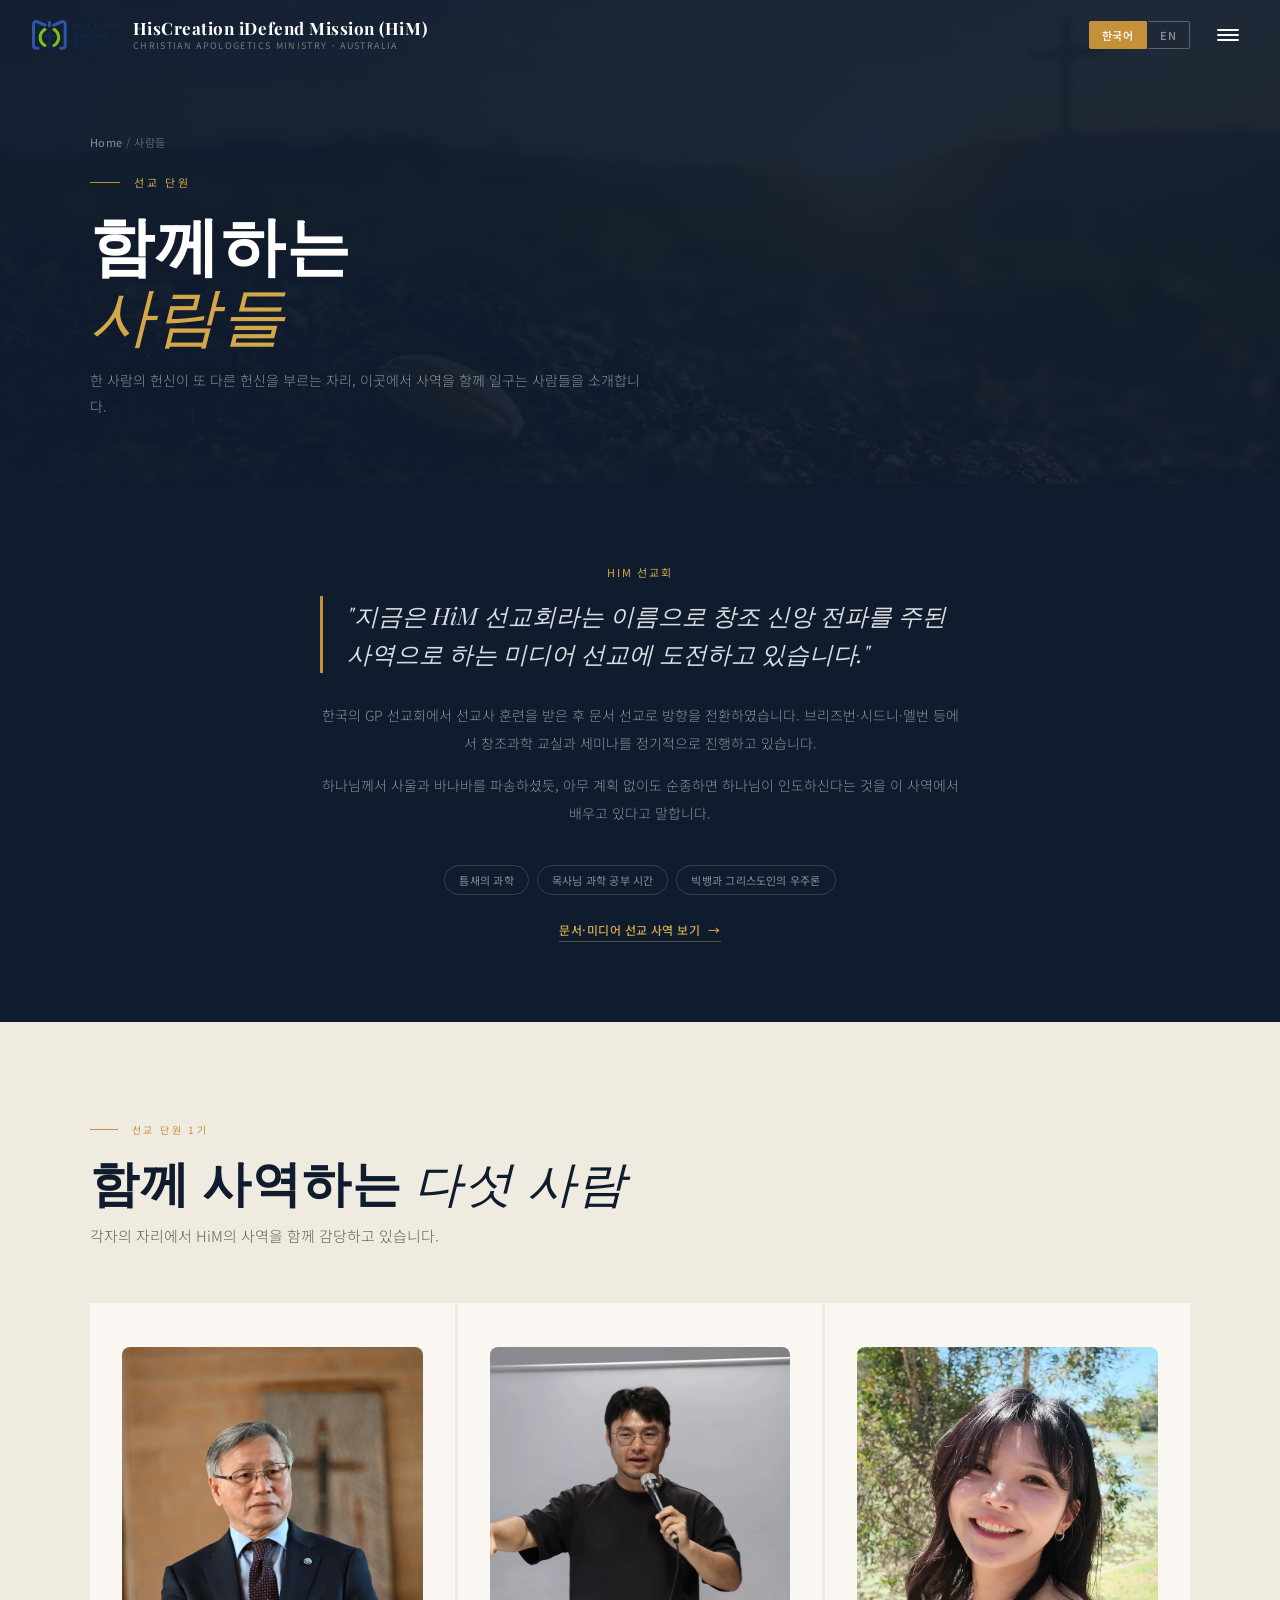
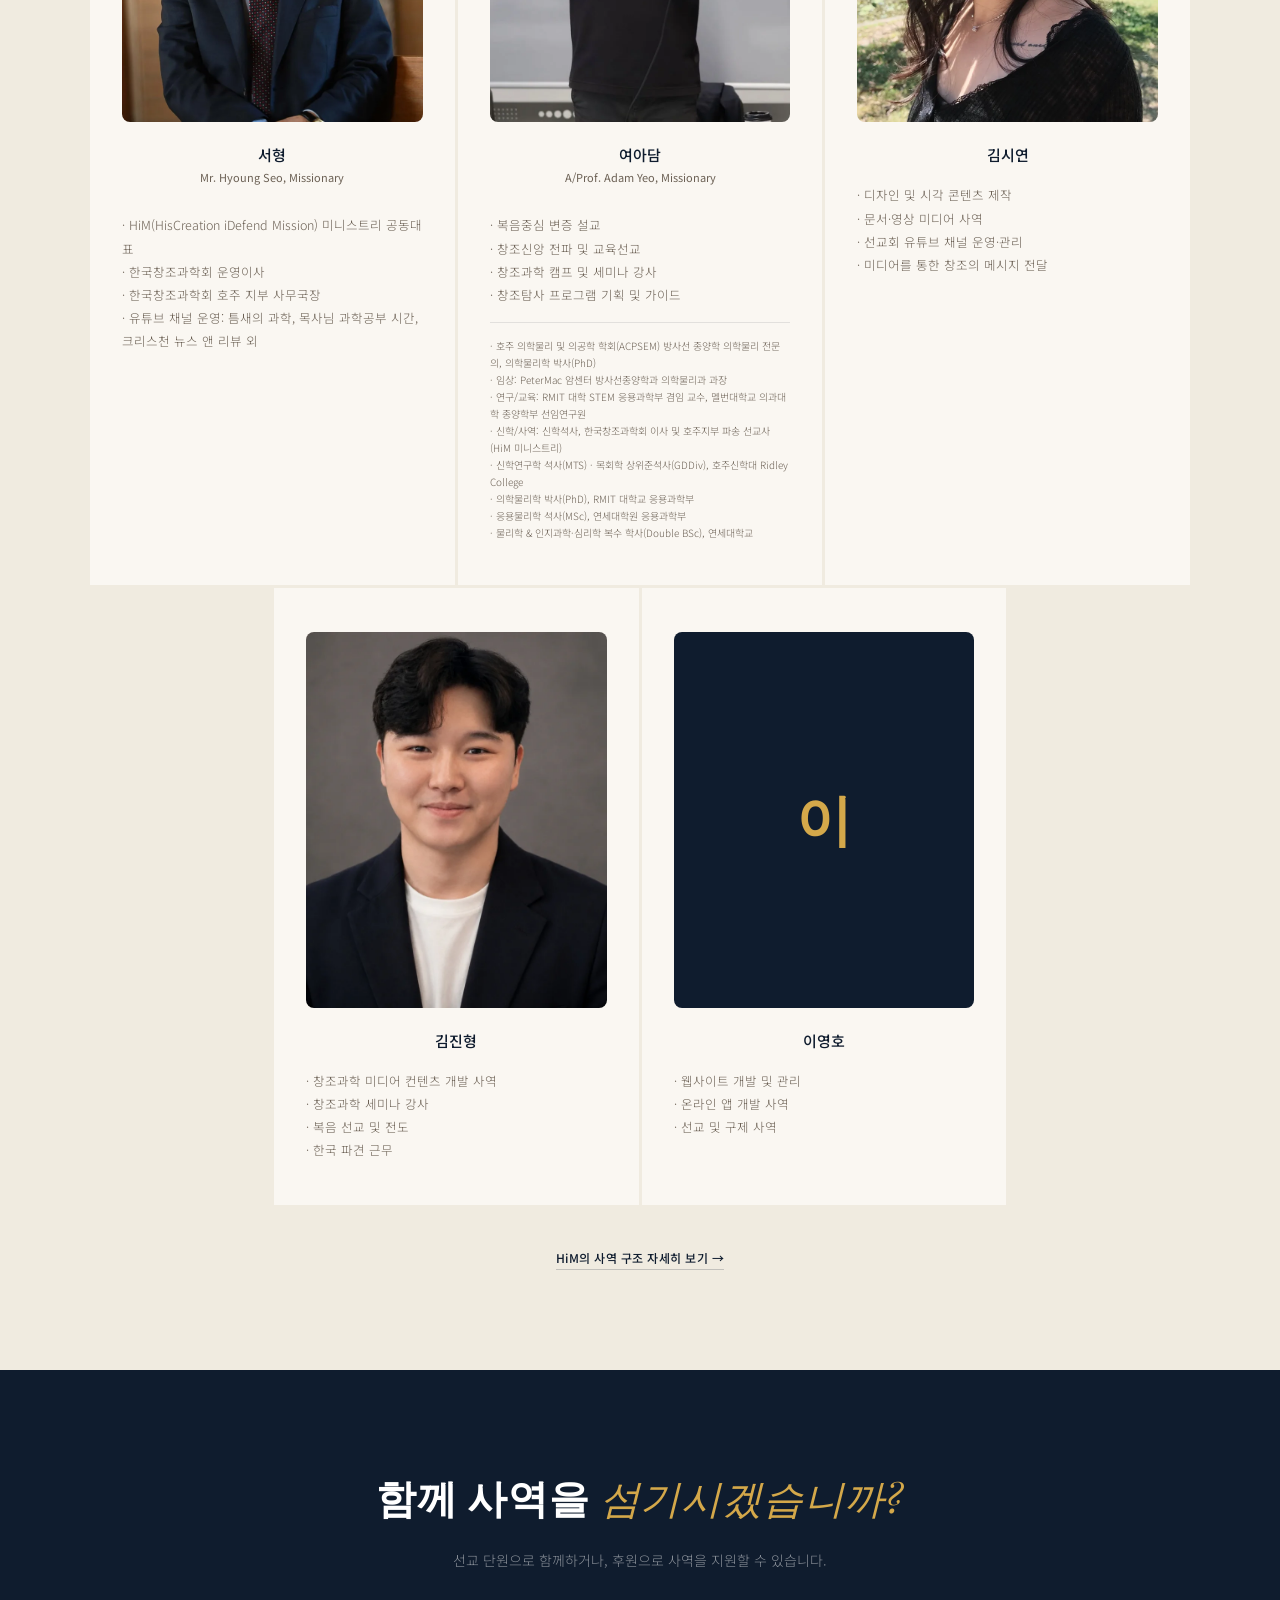
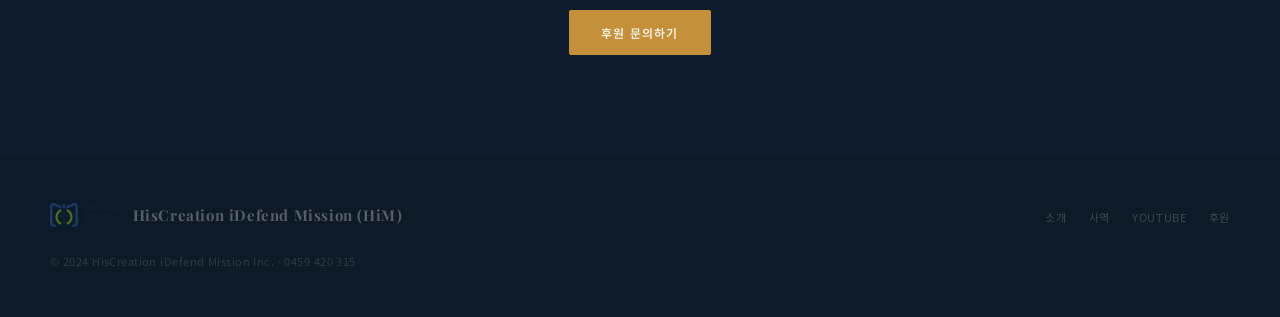
<file: people.html>
<!DOCTYPE html>
<html lang="ko">
<head>
<meta charset="UTF-8">
<meta name="viewport" content="width=device-width, initial-scale=1.0">
<title>사람들 · People — HisCreation iDefend Mission (HiM)</title>
<link rel="preconnect" href="https://fonts.googleapis.com">
<link rel="preconnect" href="https://fonts.gstatic.com" crossorigin>
<link href="https://fonts.googleapis.com/css2?family=Playfair+Display:ital,wght@0,400;0,700;0,900;1,400;1,700&family=Noto+Sans+KR:wght@300;400;500&display=swap" rel="stylesheet">
<style>
/* ═══════════════════════════════════════════════════════
   JD MEDIA MISSION — SHARED STYLES
   ═══════════════════════════════════════════════════════ */
:root{
  --navy:#0F1C2E; --navy2:#1B2D45; --navy3:#243650;
  --gold:#C4913A; --gold2:#D4A84A;
  --cream:#FAF7F2; --warm:#F0EBE0;
  --txt:#1a1a1a; --muted:#6B6054;
  --serif:'Playfair Display','Noto Serif KR',Georgia,serif;
  --sans:'Noto Sans KR',-apple-system,sans-serif;
  --ease:cubic-bezier(.25,.1,.25,1);
}
*,*::before,*::after{box-sizing:border-box;margin:0;padding:0}
html{scroll-behavior:smooth}
body{font-family:var(--sans);background:var(--cream);color:var(--txt);overflow-x:hidden}
a{text-decoration:none;color:inherit}
img{display:block;max-width:100%}
button{cursor:pointer;font-family:var(--sans)}

/* ── LANGUAGE ── */
span.en,div.en,p.en{display:none}
body.en .ko{display:none} body.en .en{display:block}
body.en span.en{display:inline} body.en span.ko{display:none}

#ls{display:flex;gap:1px;margin-right:18px}
.lo{padding:5px 12px;font-size:11px;font-weight:500;letter-spacing:.08em;
  border:1px solid rgba(255,255,255,.28);background:transparent;
  color:rgba(255,255,255,.5);transition:.2s var(--ease)}
.lo:first-child{border-radius:2px 0 0 2px}
.lo:last-child{border-radius:0 2px 2px 0;border-left:none}
.lo.on{background:var(--gold);border-color:var(--gold);color:#fff}
#topbar.sc .lo{border-color:rgba(15,28,46,.22);color:var(--muted)}
#topbar.sc .lo.on{background:var(--gold);border-color:var(--gold);color:#fff}

/* ── TOPBAR: logo left / lang+burger right ── */
#topbar{
  position:fixed;top:0;left:0;right:0;z-index:1000;
  height:70px;display:flex;align-items:center;
  padding:0 32px;transition:.3s var(--ease);
}
#topbar.sc{
  background:rgba(250,247,242,.97);backdrop-filter:blur(10px);
  box-shadow:0 1px 0 rgba(0,0,0,.07);
}
#home-link{display:flex;align-items:center;gap:10px;margin-right:auto}
#home-link img{height:30px;width:auto;transition:.3s}
.logo-text{display:flex;flex-direction:column;line-height:1.2}
.logo-main{font-family:var(--serif);font-size:17px;font-weight:700;color:#fff;letter-spacing:.03em;transition:.3s}
.logo-sub{font-size:9px;letter-spacing:.15em;text-transform:uppercase;color:rgba(255,255,255,.4);margin-top:2px;transition:.3s}
#topbar.sc .logo-main{color:var(--navy)}
#topbar.sc .logo-sub{color:var(--muted)}

#burger{position:relative;width:40px;height:40px;display:flex;align-items:center;justify-content:center;background:none;border:none;padding:0;flex-shrink:0}
#burger span{position:absolute;left:9px;width:22px;height:2px;background:#fff;border-radius:1px;transition:transform .3s var(--ease),opacity .3s var(--ease),background .3s var(--ease)}
#burger span:nth-child(1){top:14px}
#burger span:nth-child(2){top:19px}
#burger span:nth-child(3){top:24px}
#topbar.sc #burger span{background:var(--navy)}
#burger.open span:nth-child(1){top:19px;transform:rotate(45deg)}
#burger.open span:nth-child(2){opacity:0}
#burger.open span:nth-child(3){top:19px;transform:rotate(-45deg)}
#topbar.sc #burger.open span{background:var(--navy)}

/* ── FULLSCREEN MENU ── */
#menu{
  position:fixed;inset:0;z-index:1900;
  background:rgba(8,14,22,.82);backdrop-filter:blur(12px);-webkit-backdrop-filter:blur(12px);
  opacity:0;pointer-events:none;
  transition:opacity .4s var(--ease);
  display:flex;align-items:center;justify-content:center;
  overflow-y:auto;padding:90px 20px 50px;
}
#menu.open{opacity:1;pointer-events:all}

#menu-close{
  position:fixed;top:22px;right:24px;width:40px;height:40px;
  background:rgba(255,255,255,.06);border:none;border-radius:50%;
  cursor:pointer;display:flex;align-items:center;justify-content:center;
  z-index:1950;opacity:0;pointer-events:none;
  transition:opacity .3s var(--ease),background .2s;
}
#menu-close.show{opacity:1;pointer-events:all}
#menu-close span{position:absolute;width:18px;height:2px;background:#fff;border-radius:1px}
#menu-close span:nth-child(1){transform:rotate(45deg)}
#menu-close span:nth-child(2){transform:rotate(-45deg)}
#menu-close:hover{background:rgba(255,255,255,.14)}
.menu-list{list-style:none;text-align:center}
.menu-list li{overflow:hidden}
.menu-list a{
  display:inline-flex;align-items:baseline;gap:16px;
  font-family:var(--serif);font-size:clamp(26px,5vw,46px);font-weight:400;
  color:rgba(255,255,255,.55);letter-spacing:.03em;
  padding:10px 0;transition:color .25s;
  transform:translateY(100%);
}
#menu.open .menu-list a{transform:translateY(0);transition:transform .5s var(--ease),color .25s}
.menu-list a:hover{color:var(--gold2)}
.menu-num{font-size:13px;color:rgba(196,145,58,.5);letter-spacing:.1em;font-family:var(--sans)}
.menu-list a:hover .menu-num{color:var(--gold)}
.menu-list li:nth-child(1) a{transition-delay:.04s}
.menu-list li:nth-child(2) a{transition-delay:.08s}
.menu-list li:nth-child(3) a{transition-delay:.12s}
.menu-list li:nth-child(4) a{transition-delay:.16s}
.menu-list li:nth-child(5) a{transition-delay:.2s}
.menu-list li:nth-child(6) a{transition-delay:.24s}
.menu-list a.current{color:var(--gold)}
.menu-row{display:flex;align-items:center;justify-content:center;gap:12px}
.menu-caret{background:none;border:none;cursor:pointer;padding:10px;margin:-10px 0;color:rgba(255,255,255,.3);opacity:0;transform:translateY(100%);transition:transform .5s var(--ease),color .25s,opacity .25s;font-size:clamp(26px,5vw,46px)}
#menu.open .menu-caret{opacity:1;transform:translateY(0)}
.menu-caret svg{display:block;width:1em;height:1em;transition:transform .35s var(--ease)}
li.has-sub.open .menu-caret{color:var(--gold)}
li.has-sub.open .menu-caret svg{transform:rotate(180deg)}
.submenu{list-style:none;max-height:0;overflow:hidden;opacity:0;transition:max-height .4s var(--ease),opacity .3s var(--ease)}
li.has-sub.open .submenu{max-height:280px;opacity:1}
.submenu li{overflow:visible}
.submenu a{display:block;font-family:var(--sans);font-size:13px;font-weight:400;color:rgba(255,255,255,.4);letter-spacing:.03em;padding:7px 0;transform:none}
.submenu a:hover{color:var(--gold2)}
section[id]{scroll-margin-top:90px}

/* ── PAGE HERO (compact, for sub-pages) ── */
.page-hero{
  position:relative;min-height:46vh;display:flex;align-items:center;
  background:var(--navy);overflow:hidden;padding-top:70px;
}
.page-hero-bg{position:absolute;inset:0;background-size:cover;background-position:center;opacity:.32}
.page-hero-overlay{position:absolute;inset:0;background:linear-gradient(135deg,rgba(15,28,46,.92),rgba(15,28,46,.75))}
.page-hero-content{position:relative;z-index:1;max-width:1180px;margin:0 auto;padding:64px 40px;width:100%}
.ph-eyebrow{font-size:11px;letter-spacing:.24em;text-transform:uppercase;color:var(--gold2);margin-bottom:18px;display:flex;align-items:center;gap:14px}
.ph-eyebrow::before{content:'';width:30px;height:1px;background:var(--gold);display:block}
.ph-title{font-family:var(--serif);font-size:clamp(34px,5vw,64px);font-weight:900;color:#fff;line-height:1.1;letter-spacing:.02em;text-transform:uppercase}
.ph-title em{font-style:italic;font-weight:400;text-transform:none;color:var(--gold2)}
.ph-sub{font-size:14px;color:rgba(255,255,255,.5);max-width:560px;margin-top:18px;line-height:1.9;font-weight:300}
.breadcrumb{font-size:11px;color:rgba(255,255,255,.3);margin-bottom:24px;letter-spacing:.04em}
.breadcrumb a{color:rgba(255,255,255,.5);transition:.2s}
.breadcrumb a:hover{color:var(--gold2)}

/* ── SHARED SECTION HELPERS ── */
section{padding:100px 0}
.w{max-width:1180px;margin:0 auto;padding:0 40px}
.ey{font-size:10px;letter-spacing:.24em;text-transform:uppercase;color:var(--gold);margin-bottom:16px;display:flex;align-items:center;gap:14px}
.ey::before{content:'';width:28px;height:1px;background:var(--gold);display:block;flex-shrink:0}
.st{font-family:var(--serif);font-size:clamp(28px,3.8vw,50px);font-weight:700;line-height:1.15;color:var(--navy);margin-bottom:16px;text-transform:uppercase;letter-spacing:.02em}
.st em{font-style:italic;font-weight:400;text-transform:none}
.stw{color:#fff}
.sl{font-size:15px;line-height:2;color:var(--muted);max-width:560px;font-weight:300;margin-bottom:52px}
.slw{color:rgba(255,255,255,.5)}

/* ── FOOTER ── */
footer{background:#0D1A27;padding:48px 40px}
.fi{max-width:1180px;margin:0 auto;display:flex;align-items:center;justify-content:space-between;flex-wrap:wrap;gap:16px}
.flo{display:flex;align-items:center;gap:10px}
.flo img{height:24px;opacity:.5}
.flo span{font-family:var(--serif);font-size:15px;font-weight:700;color:rgba(255,255,255,.3);letter-spacing:.04em}
.fli{display:flex;gap:22px;list-style:none;flex-wrap:wrap}
.fli a{font-size:11px;color:rgba(255,255,255,.2);letter-spacing:.06em;text-transform:uppercase;transition:.2s}
.fli a:hover{color:var(--gold)}
.fcp{font-size:11px;color:rgba(255,255,255,.14);width:100%;margin-top:10px;letter-spacing:.04em}

/* ── REVEAL ANIMATION ── */
.rv{opacity:0;transform:translateY(26px);transition:opacity .7s var(--ease),transform .7s var(--ease)}
.rv.in{opacity:1;transform:none}
.d1{transition-delay:.1s}.d2{transition-delay:.2s}.d3{transition-delay:.3s}

/* ── BUTTONS ── */
.bpri{display:inline-flex;align-items:center;gap:10px;padding:14px 32px;background:var(--gold);color:#fff;
  font-size:12px;font-weight:500;letter-spacing:.1em;text-transform:uppercase;border:none;border-radius:2px;transition:.25s}
.bpri:hover{background:var(--gold2);transform:translateY(-1px)}
.bout{display:inline-flex;align-items:center;gap:10px;padding:13px 32px;background:transparent;color:#fff;
  font-size:12px;font-weight:400;letter-spacing:.1em;text-transform:uppercase;border:1px solid rgba(255,255,255,.3);border-radius:2px;transition:.25s}
.bout:hover{border-color:var(--gold2);color:var(--gold2)}
.bout-dark{display:inline-flex;align-items:center;gap:10px;padding:13px 32px;background:transparent;color:var(--navy);
  font-size:12px;font-weight:400;letter-spacing:.1em;text-transform:uppercase;border:1px solid rgba(15,28,46,.25);border-radius:2px;transition:.25s}
.bout-dark:hover{border-color:var(--gold);color:var(--gold)}

/* ── RESPONSIVE ── */
@media(max-width:860px){
  #topbar{padding:0 20px}
  .w{padding:0 22px}
  section{padding:72px 0}
  .page-hero-content{padding:48px 22px}
  footer{padding:36px 22px}
}
@media(prefers-reduced-motion:reduce){
  .rv{opacity:1;transform:none;transition:none}
  *{transition-duration:.01ms !important}
}

</style>
<style>
/* Director feature */
#director{background:var(--cream);padding:0}
.dir-grid{display:grid;grid-template-columns:1fr;align-items:stretch}
.dir-content{padding:80px 64px;display:flex;flex-direction:column;justify-content:center;align-items:center;text-align:center;background:var(--navy)}
.dir-content .dir-quote{text-align:left}
.dir-content > *{max-width:640px}
.dir-role{font-size:11px;letter-spacing:.16em;text-transform:uppercase;color:var(--gold2);margin-bottom:16px}
.dir-quote{font-family:var(--serif);font-style:italic;font-size:clamp(18px,2vw,24px);line-height:1.6;color:rgba(255,255,255,.85);margin-bottom:28px;border-left:3px solid var(--gold);padding-left:24px}
.dir-body{font-size:14px;line-height:2;color:rgba(255,255,255,.5);font-weight:300;margin-bottom:14px}
.dir-channels{display:flex;flex-wrap:wrap;gap:8px;margin-top:24px}
.dir-chip{font-size:11px;padding:6px 14px;border:1px solid rgba(255,255,255,.15);border-radius:20px;color:rgba(255,255,255,.5);letter-spacing:.02em}
.dir-ministry-link{display:inline-flex;align-items:center;gap:8px;margin-top:26px;font-size:12px;font-weight:500;letter-spacing:.04em;color:var(--gold2);border-bottom:1px solid rgba(212,175,110,.35);padding-bottom:3px;transition:.2s}
.dir-ministry-link:hover{color:#fff;border-color:#fff}

/* Team grid */
#team{background:var(--warm)}
.tgrid{display:flex;flex-wrap:wrap;justify-content:center;gap:3px;margin-top:16px}
.tgrid .tcard{flex:0 1 calc(33.333% - 2px);min-width:260px;padding:44px 32px;display:flex;flex-direction:column;align-items:center}
.tdesc,.troles{width:100%}
.tdesc{font-size:12.5px;line-height:1.85;color:var(--muted);font-weight:300;margin-top:14px;text-align:left;transition:.25s}
.tcard:hover .tdesc{color:rgba(255,255,255,.6)}
.te:empty,.tr:empty,.tdesc:empty{display:none}
.troles{font-size:12.5px;line-height:1.85;color:var(--muted);font-weight:300;margin-top:14px;text-align:left;transition:.25s}
.tcard:hover .troles{color:rgba(255,255,255,.6)}
.tbio{font-size:10px;line-height:1.7;margin-top:16px;padding-top:14px;border-top:1px solid rgba(15,28,46,.1)}
.tcard:hover .tbio{border-top-color:rgba(255,255,255,.15)}
.tcard{padding:36px 22px;background:var(--cream);text-align:center;transition:.25s;position:relative}
.tcard:hover{background:var(--navy)}
.tcard:hover .tn{color:#fff}
.tcard:hover .te{color:rgba(255,255,255,.35)}
.tcard:hover .tr{color:var(--gold2);border-color:rgba(255,255,255,.1)}
.tcard:hover .ti{background:rgba(255,255,255,.1);border-color:rgba(255,255,255,.25)}
.ti{width:64px;height:64px;border-radius:50%;background:var(--navy);display:flex;align-items:center;justify-content:center;font-family:var(--serif);font-size:24px;font-weight:700;color:var(--gold2);margin:0 auto 18px;transition:.25s;border:1px solid transparent}
.tphoto{position:relative;width:100%;aspect-ratio:4/5;border-radius:8px;margin:0 0 22px;background:var(--navy) center/cover no-repeat;display:flex;align-items:center;justify-content:center;overflow:hidden;user-select:none;-webkit-user-select:none;-webkit-touch-callout:none;transition:.25s}
.tphoto span{font-family:var(--serif);font-size:56px;font-weight:700;color:var(--gold2)}
.tphoto.has span{display:none}
.tphoto::after{content:'';position:absolute;inset:0}
.tcard:hover .tphoto{box-shadow:0 0 0 1px rgba(255,255,255,.25)}
.tn{font-size:15px;font-weight:500;color:var(--navy);margin-bottom:4px;transition:.25s}
.te{font-size:11px;color:var(--muted);margin-bottom:14px;transition:.25s}
.tr{display:inline-block;font-size:10px;letter-spacing:.06em;color:var(--gold);border-top:1px solid rgba(15,28,46,.1);padding-top:12px;width:100%;transition:.25s}
a.tr:hover{color:var(--gold2)}
.team-link{display:flex;justify-content:center;margin-top:44px}
.team-link a{font-size:12px;font-weight:500;letter-spacing:.04em;color:var(--navy);border-bottom:1px solid rgba(15,28,46,.2);padding-bottom:3px;transition:.2s}
.team-link a:hover{color:var(--gold);border-color:var(--gold)}

/* Join CTA */
#join{background:#0F1C2E;color:#fff;text-align:center}
.join-title{font-family:var(--serif);font-size:clamp(26px,3.2vw,40px);font-weight:700;color:#fff;margin-bottom:20px;text-transform:uppercase;letter-spacing:.02em}
.join-title em{font-style:italic;font-weight:400;text-transform:none;color:var(--gold2)}
.join-sub{font-size:14px;color:rgba(255,255,255,.5);max-width:480px;margin:0 auto 36px;line-height:1.9;font-weight:300}

@media(max-width:860px){
  .dir-grid{grid-template-columns:1fr}
  .dir-img{min-height:300px}
  .dir-content{padding:48px 24px}
  .tgrid .tcard{flex-basis:calc(50% - 2px)}
}
</style>
</head>
<body>

<div id="topbar">
  <a id="home-link" href="index.html" aria-label="홈으로">
    <img src="img/logo_him_allcolor.svg" alt="HiM logo">
    <span class="logo-text">
      <span class="logo-main">HisCreation iDefend Mission (HiM)</span>
      <span class="logo-sub">Christian Apologetics Ministry · Australia</span>
    </span>
  </a>
  <div id="ls">
    <button class="lo on" id="lko" onclick="sl('ko')">한국어</button>
    <button class="lo" id="len" onclick="sl('en')">EN</button>
  </div>
  <button id="burger" onclick="toggleMenu()" aria-label="메뉴 열기">
    <span></span><span></span><span></span>
  </button>
</div>

<button id="menu-close" onclick="toggleMenu()" aria-label="메뉴 닫기">
  <span></span><span></span>
</button>
<div id="menu">
  <ul class="menu-list">
    <li class="has-sub">
      <div class="menu-row">
        <a href="about.html" onclick="toggleSubmenu(event,this)"><span class="menu-num">01</span><span class="ko">선교회 소개</span><span class="en">About</span></a>
        <button type="button" class="menu-caret" onclick="toggleSubmenu(event,this)" aria-label="하위 메뉴 열기" aria-expanded="false"><svg viewBox="0 0 16 16" fill="none"><path d="M3 6l5 5 5-5" stroke="currentColor" stroke-width="1.6" stroke-linecap="round" stroke-linejoin="round"/></svg></button>
      </div>
      <ul class="submenu">
        <li><a href="about.html#about-grid"><span class="ko">우리는 누구인가</span><span class="en">Who We Are</span></a></li>
        <li><a href="about.html#activities"><span class="ko">우리가 하는 일</span><span class="en">What We Do</span></a></li>
        <li><a href="about.html#spirit"><span class="ko">우리가 믿는 것</span><span class="en">What We Believe</span></a></li>
        <li><a href="about.html#timeline"><span class="ko">연혁</span><span class="en">History</span></a></li>
      </ul>
    </li>
    <li class="has-sub">
      <div class="menu-row">
        <a href="ministry.html" onclick="toggleSubmenu(event,this)"><span class="menu-num">02</span><span class="ko">사역</span><span class="en">Ministry</span></a>
        <button type="button" class="menu-caret" onclick="toggleSubmenu(event,this)" aria-label="하위 메뉴 열기" aria-expanded="false"><svg viewBox="0 0 16 16" fill="none"><path d="M3 6l5 5 5-5" stroke="currentColor" stroke-width="1.6" stroke-linecap="round" stroke-linejoin="round"/></svg></button>
      </div>
      <ul class="submenu">
        <li><a href="ministry.html#creation"><span class="ko">창조탐사사역</span><span class="en">Creation Expedition Ministry</span></a></li>
        <li><a href="ministry.html#pillars"><span class="ko">창조캠프사역</span><span class="en">Creation Camp Ministry</span></a></li>
        <li><a href="ministry.html#pillars"><span class="ko">세미나 및 교육사역</span><span class="en">Seminar &amp; Education Ministry</span></a></li>
        <li><a href="ministry.html#pillars"><span class="ko">문서 및 미디어 사역</span><span class="en">Media &amp; Publication Ministry</span></a></li>
      </ul>
    </li>
    <li class="has-sub">
      <div class="menu-row">
        <a href="people.html" class="current" onclick="toggleSubmenu(event,this)"><span class="menu-num">03</span><span class="ko">사람들</span><span class="en">People</span></a>
        <button type="button" class="menu-caret" onclick="toggleSubmenu(event,this)" aria-label="하위 메뉴 열기" aria-expanded="false"><svg viewBox="0 0 16 16" fill="none"><path d="M3 6l5 5 5-5" stroke="currentColor" stroke-width="1.6" stroke-linecap="round" stroke-linejoin="round"/></svg></button>
      </div>
      <ul class="submenu">
        <li><a href="people.html#director"><span class="ko">인사말</span><span class="en">Director's Message</span></a></li>
        <li><a href="people.html#team"><span class="ko">섬기는 사람들</span><span class="en">Our Team</span></a></li>
        <li><a href="people.html#join"><span class="ko">함께하기</span><span class="en">Get Involved</span></a></li>
      </ul>
    </li>
    <li class="has-sub">
      <div class="menu-row">
        <a href="media.html" onclick="toggleSubmenu(event,this)"><span class="menu-num">04</span><span class="ko">문서/ 미디어 사역</span><span class="en">Media</span></a>
        <button type="button" class="menu-caret" onclick="toggleSubmenu(event,this)" aria-label="하위 메뉴 열기" aria-expanded="false"><svg viewBox="0 0 16 16" fill="none"><path d="M3 6l5 5 5-5" stroke="currentColor" stroke-width="1.6" stroke-linecap="round" stroke-linejoin="round"/></svg></button>
      </div>
      <ul class="submenu">
        <li><a href="media.html#channels"><span class="ko">문서</span><span class="en">Documents</span></a></li>
        <li><a href="media.html#library"><span class="ko">자료실 레퍼런스</span><span class="en">Resource Library</span></a></li>
      </ul>
    </li>
    <li><a href="board.html"><span class="menu-num">05</span><span class="ko">공지사항 및 행사 안내</span><span class="en">News</span></a></li>
    <li class="has-sub">
      <div class="menu-row">
        <a href="support.html" onclick="toggleSubmenu(event,this)"><span class="menu-num">06</span><span class="ko">사역문의 및 예약</span><span class="en">Ministry &amp; Support</span></a>
        <button type="button" class="menu-caret" onclick="toggleSubmenu(event,this)" aria-label="하위 메뉴 열기" aria-expanded="false"><svg viewBox="0 0 16 16" fill="none"><path d="M3 6l5 5 5-5" stroke="currentColor" stroke-width="1.6" stroke-linecap="round" stroke-linejoin="round"/></svg></button>
      </div>
      <ul class="submenu">
        <li><a href="support.html#booking"><span class="ko">코스 안내</span><span class="en">Creation Expedition Course</span></a></li>
        <li><a href="support.html#booking"><span class="ko">프로그램 안내</span><span class="en">Creation Camp Program</span></a></li>
        <li><a href="support.html#booking"><span class="ko">세미나 안내</span><span class="en">Creation Seminar</span></a></li>
      </ul>
    </li>
  </ul>
</div>

<!-- PAGE HERO -->
<header class="page-hero">
  <div class="page-hero-bg" style="background-image:url('img/hero.webp')"></div>
  <div class="page-hero-overlay"></div>
  <div class="page-hero-content">
    <p class="breadcrumb"><a href="index.html">Home</a> / <span class="ko">사람들</span><span class="en">People</span></p>
    <p class="ph-eyebrow"><span class="ko">선교 단원</span><span class="en">Mission Team</span></p>
    <h1 class="ph-title"><span class="ko">함께하는<br><em>사람들</em></span><span class="en">Our<br><em>People</em></span></h1>
    <p class="ph-sub"><span class="ko">한 사람의 헌신이 또 다른 헌신을 부르는 자리, 이곳에서 사역을 함께 일구는 사람들을 소개합니다.</span><span class="en">A place where one person's devotion calls forth another's — meet those who build this ministry together.</span></p>
  </div>
</header>

<!-- DIRECTOR FEATURE -->
<section id="director">
  <div class="dir-grid">
    <div class="dir-content">
      <p class="dir-role rv"><span class="ko">HiM 선교회</span><span class="en">HisCreation iDefend Mission (HiM)</span></p>
      <p class="dir-quote rv d1"><span class="ko">"지금은 HiM 선교회라는 이름으로 창조 신앙 전파를 주된 사역으로 하는 미디어 선교에 도전하고 있습니다."</span><span class="en">"We now challenge the work of media mission under the name HisCreation iDefend Mission (HiM), with the spread of creation faith as our primary calling."</span></p>
      <p class="dir-body rv d2"><span class="ko">한국의 GP 선교회에서 선교사 훈련을 받은 후 문서 선교로 방향을 전환하였습니다. 브리즈번·시드니·멜번 등에서 창조과학 교실과 세미나를 정기적으로 진행하고 있습니다.</span><span class="en">After missionary training with GP Mission Korea, he pivoted to document and digital mission. He leads regular Creation Science workshops in Brisbane, Sydney and Melbourne.</span></p>
      <p class="dir-body rv d2"><span class="ko">하나님께서 사울과 바나바를 파송하셨듯, 아무 계획 없이도 순종하면 하나님이 인도하신다는 것을 이 사역에서 배우고 있다고 말합니다.</span><span class="en">Just as God sent Paul and Barnabas, he says he is learning through this ministry that obedience without a full plan is itself the plan — and God leads the way.</span></p>
      <div class="dir-channels rv d3">
        <span class="dir-chip">틈새의 과학</span>
        <span class="dir-chip">목사님 과학 공부 시간</span>
        <span class="dir-chip">빅뱅과 그리스도인의 우주론</span>
      </div>
      <a href="ministry.html#media-mission" class="dir-ministry-link rv d3"><span class="ko">문서·미디어 선교 사역 보기</span><span class="en">See the Media Mission ministry</span> →</a>
    </div>
  </div>
</section>

<!-- TEAM GRID -->
<section id="team">
  <div class="w">
    <p class="ey rv"><span class="ko">선교 단원 1기</span><span class="en">First Generation Members</span></p>
    <h2 class="st rv" style="margin-bottom:12px"><span class="ko">함께 사역하는 <em>다섯 사람</em></span><span class="en">Five People <em>Serving Together</em></span></h2>
    <p class="sl rv d1"><span class="ko">각자의 자리에서 HiM의 사역을 함께 감당하고 있습니다.</span><span class="en">Each serves in their own place, carrying HiM's ministry together.</span></p>
    <div class="tgrid rv d2">
      <div class="tcard"><div class="tphoto has" style="background-image:url('img/people/seo-hyoung.webp')" oncontextmenu="return false"><span>서</span></div><p class="tn">서형</p><p class="te">Mr. Hyoung Seo, Missionary</p><p class="tr"></p><div class="tdesc"><span class="ko">· HiM(HisCreation iDefend Mission) 미니스트리 공동대표<br>· 한국창조과학회 운영이사<br>· 한국창조과학회 호주 지부 사무국장<br>· 유튜브 채널 운영: 틈새의 과학, 목사님 과학공부 시간, 크리스천 뉴스 앤 리뷰 외</span><span class="en">· Chairperson: JD Media Mission<br>· Co-director: HiM (HisCreation iDefend Mission) ministry<br>· Directing Board: Korea Association for Creation Research (KACR)<br>· Secretary &amp; Treasurer: KACR Australia<br>· YouTube producer: Science of the Gap, Science Lecture for Pastors, Christian News &amp; Review</span></div></div>
      <div class="tcard"><div class="tphoto has" style="background-image:url('img/people/yeo-adam.webp')" oncontextmenu="return false"><span>여</span></div><p class="tn">여아담</p><p class="te">A/Prof. Adam Yeo, Missionary</p><p class="tr"></p><div class="troles"><span class="ko">· 복음중심 변증 설교<br>· 창조신앙 전파 및 교육선교<br>· 창조과학 캠프 및 세미나 강사<br>· 창조탐사 프로그램 기획 및 가이드</span><span class="en">· Gospel-centered apologetics preaching<br>· Creation faith proclamation &amp; educational mission<br>· Creation Science camp &amp; seminar speaker<br>· Creation expedition program planning &amp; guiding</span></div><div class="tdesc tbio"><span class="ko">· 호주 의학물리 및 의공학 학회(ACPSEM) 방사선 종양학 의학물리 전문의, 의학물리학 박사(PhD)<br>· 임상: PeterMac 암센터 방사선종양학과 의학물리과 과장<br>· 연구/교육: RMIT 대학 STEM 응용과학부 겸임 교수, 멜번대학교 의과대학 종양학부 선임연구원<br>· 신학/사역: 신학석사, 한국창조과학회 이사 및 호주지부 파송 선교사 (HiM 미니스트리)<br>· 신학연구학 석사(MTS) · 목회학 상위준석사(GDDiv), 호주신학대 Ridley College<br>· 의학물리학 박사(PhD), RMIT 대학교 응용과학부<br>· 응용물리학 석사(MSc), 연세대학원 응용과학부<br>· 물리학 & 인지과학·심리학 복수 학사(Double BSc), 연세대학교</span><span class="en">· Clinical: Lead Medical Physicist, Dept. of Radiation Oncology, Peter MacCallum Cancer Centre<br>· Academic: Associate Professor, School of Applied Sciences, RMIT University; Senior Research Fellow, School of Medicine, the University of Melbourne<br>· Theology: Creation Apologetics Missionary, HisCreation iDefend Mission (HiM); Directing Board, Korean Association for Creation Research (KACR)<br>· ACPSEM-certified radiation oncology medical physicist; PhD in Medical Physics (RMIT)<br>· MTS and GDDiv, Ridley College; MSc in Applied Physics, Yonsei University; Double BSc in Physics and Cognitive Science &amp; Psychology, Yonsei University</span></div></div>
      <div class="tcard"><div class="tphoto has" style="background-image:url('img/people/kim-siyeon.webp')" oncontextmenu="return false"><span>김</span></div><p class="tn">김시연</p><p class="te"></p><p class="tr"></p><div class="tdesc"><span class="ko">· 디자인 및 시각 콘텐츠 제작<br>· 문서·영상 미디어 사역<br>· 선교회 유튜브 채널 운영·관리<br>· 미디어를 통한 창조의 메시지 전달</span><span class="en">· Design &amp; visual content creation<br>· Print &amp; video media ministry<br>· Mission YouTube channel operation &amp; management<br>· Sharing the message of creation through media</span></div></div>
      <div class="tcard"><div class="tphoto has" style="background-image:url('img/people/kim-jinhyung.webp')" oncontextmenu="return false"><span>김</span></div><p class="tn">김진형</p><p class="te"></p><p class="tr"></p><div class="troles"><span class="ko">· 창조과학 미디어 컨텐츠 개발 사역<br>· 창조과학 세미나 강사<br>· 복음 선교 및 전도<br>· 한국 파견 근무</span><span class="en">· Creation Science media content development<br>· Creation Science seminar speaker<br>· Gospel mission &amp; evangelism<br>· Dispatched to Korea</span></div></div>
      <div class="tcard"><div class="tphoto" oncontextmenu="return false"><span>이</span></div><p class="tn">이영호</p><p class="te"></p><p class="tr"></p><div class="troles"><span class="ko">· 웹사이트 개발 및 관리<br>· 온라인 앱 개발 사역<br>· 선교 및 구제 사역</span><span class="en">· Website development &amp; management<br>· Online app development ministry<br>· Mission &amp; relief work</span></div></div>
    </div>
    <p class="team-link rv d3"><a href="ministry.html#media-mission"><span class="ko">HiM의 사역 구조 자세히 보기</span><span class="en">Explore HiM's full ministry structure</span> →</a></p>
  </div>
</section>

<!-- JOIN CTA -->
<section id="join">
  <div class="w rv">
    <h2 class="join-title"><span class="ko">함께 사역을 <em>섬기시겠습니까?</em></span><span class="en">Would You Like to <em>Serve With Us?</em></span></h2>
    <p class="join-sub"><span class="ko">선교 단원으로 함께하거나, 후원으로 사역을 지원할 수 있습니다.</span><span class="en">Join as a mission team member, or support this ministry as a sponsor.</span></p>
    <a href="support.html" class="bpri"><span class="ko">후원 문의하기</span><span class="en">Contact Us</span></a>
  </div>
</section>

<footer>
  <div class="fi">
    <div class="flo"><img src="img/logo_him_allcolor.svg" alt="HiM"><span>HisCreation iDefend Mission (HiM)</span></div>
    <ul class="fli">
      <li><a href="about.html"><span class="ko">소개</span><span class="en">About</span></a></li>
      <li><a href="ministry.html"><span class="ko">사역</span><span class="en">Ministry</span></a></li>
      <li><a href="media.html">YouTube</a></li>
      <li><a href="support.html"><span class="ko">후원</span><span class="en">Support</span></a></li>
    </ul>
    <p class="fcp">© 2024 HisCreation iDefend Mission Inc. · 0459 420 315</p>
  </div>
</footer>

<script>
/* ═══════════════════════════════════════════════════════
   JD MEDIA MISSION — SHARED SCRIPT
   ═══════════════════════════════════════════════════════ */

/* Language toggle */
function sl(l){
  document.body.className = (document.body.className || '').replace(/\s*(ko|en)\s*/g, ' ').trim();
  document.body.classList.add(l);
  var ko = document.getElementById('lko');
  var en = document.getElementById('len');
  if (ko) ko.classList.toggle('on', l === 'ko');
  if (en) en.classList.toggle('on', l === 'en');
  document.documentElement.lang = l;
  localStorage.setItem('jdl', l);
}
(function(){
  var s = localStorage.getItem('jdl');
  if (s) sl(s);
})();

/* Topbar scroll state (only relevant on pages that scroll) */
window.addEventListener('scroll', function(){
  var nav = document.getElementById('topbar');
  if (nav) nav.classList.toggle('sc', window.scrollY > 50);
}, { passive: true });

/* Fullscreen menu toggle */
function toggleMenu(){
  var m = document.getElementById('menu');
  var b = document.getElementById('burger');
  var c = document.getElementById('menu-close');
  if (m) m.classList.toggle('open');
  if (b) b.classList.toggle('open');
  if (c) c.classList.toggle('show');
}

/* Expand/collapse a submenu inside the fullscreen menu */
function toggleSubmenu(e, btn){
  e.preventDefault();
  e.stopPropagation();
  var li = btn.closest('li');
  if (!li) return;
  var open = li.classList.toggle('open');
  btn.setAttribute('aria-expanded', open ? 'true' : 'false');
}

/* Close menu on link click (mobile convenience) */
document.addEventListener('DOMContentLoaded', function(){
  var menu = document.getElementById('menu');
  if (menu) {
    menu.querySelectorAll('a').forEach(function(a){
      a.addEventListener('click', function(){
        // allow navigation; no need to prevent
      });
    });
  }
});

/* Scroll reveal */
var io = new IntersectionObserver(function(entries){
  entries.forEach(function(e){ if (e.isIntersecting) e.target.classList.add('in'); });
}, { threshold: 0.1 });
document.addEventListener('DOMContentLoaded', function(){
  document.querySelectorAll('.rv').forEach(function(el){ io.observe(el); });
});

/* Generic tab switcher: usage <button class="tab" onclick="switchTab(this,'panelId','.tabGroupSelector')"> */
function switchTab(btn, id, groupSel){
  var scope = groupSel ? document.querySelector(groupSel) : document;
  scope.querySelectorAll('.tab').forEach(function(b){ b.classList.remove('on'); });
  scope.querySelectorAll('.tpanel').forEach(function(p){ p.classList.remove('on'); });
  btn.classList.add('on');
  document.getElementById(id).classList.add('on');
}

</script>
</body>
</html>
</file>
